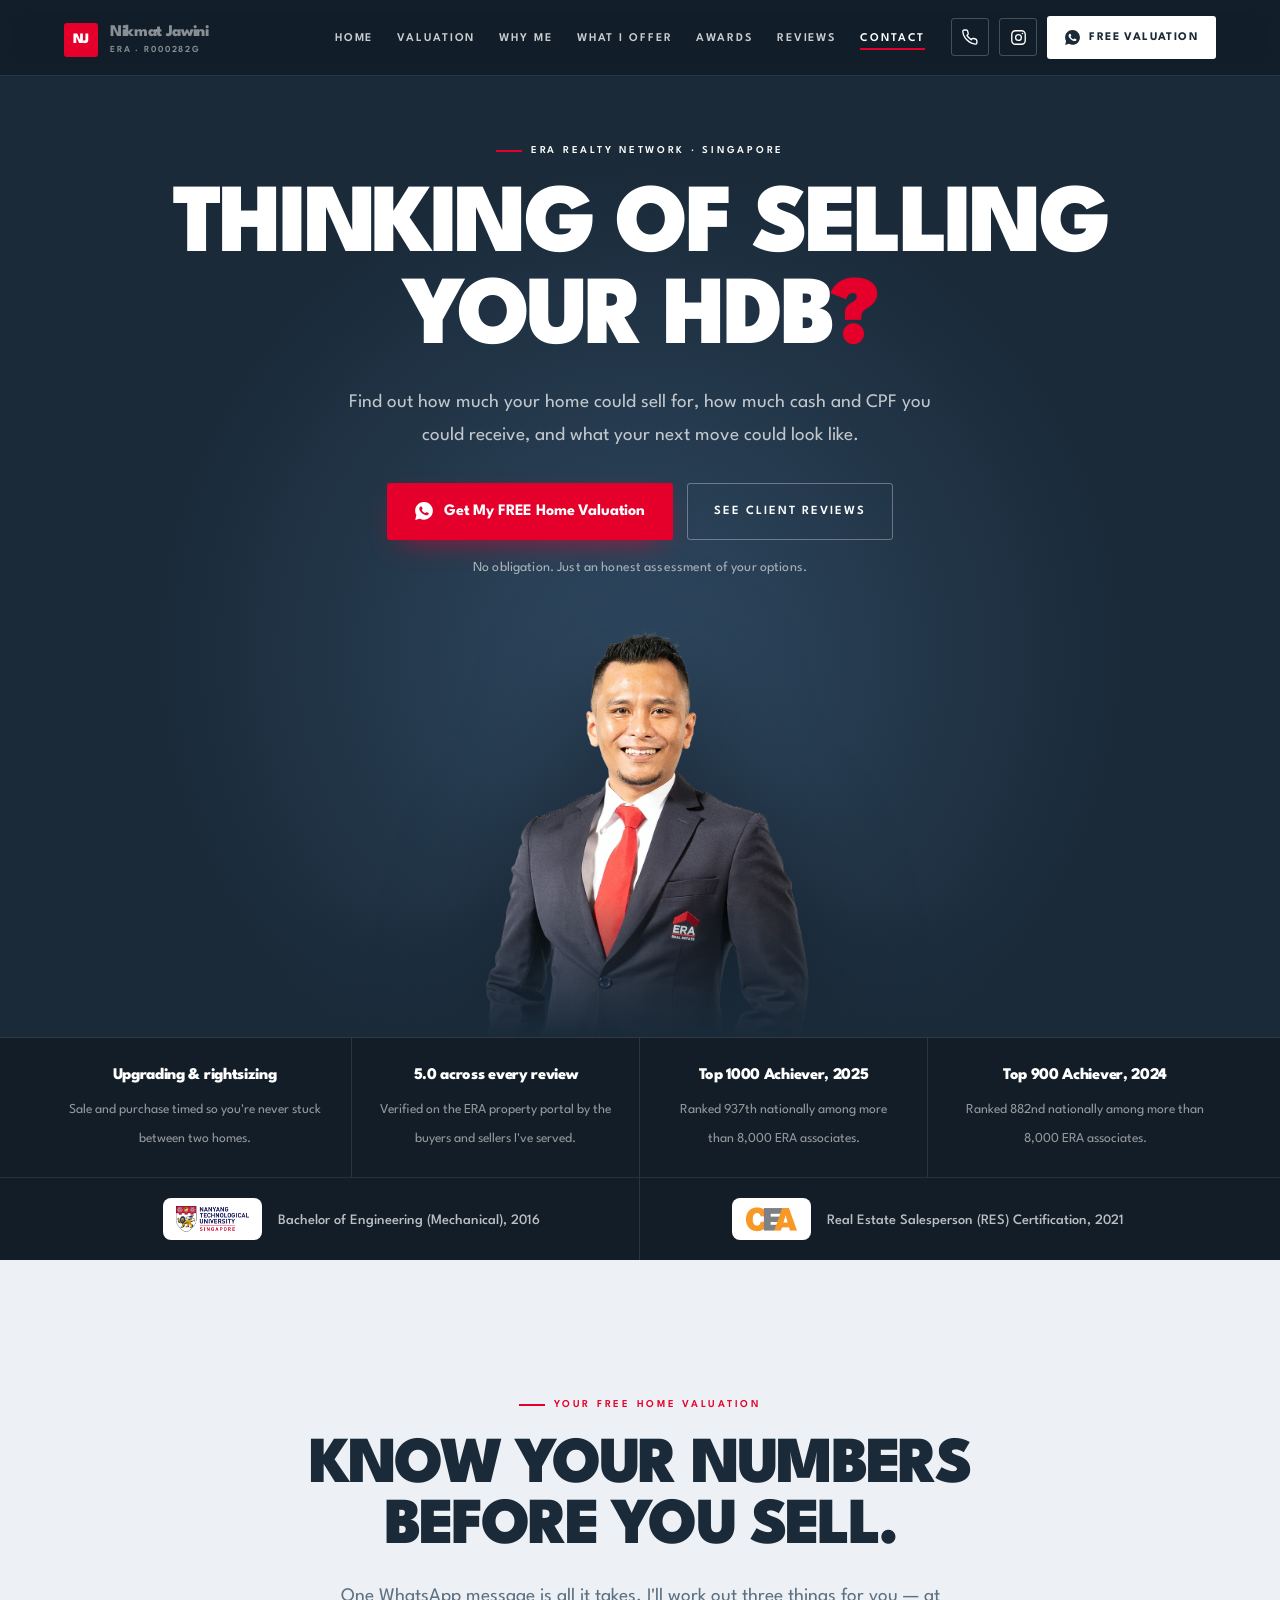
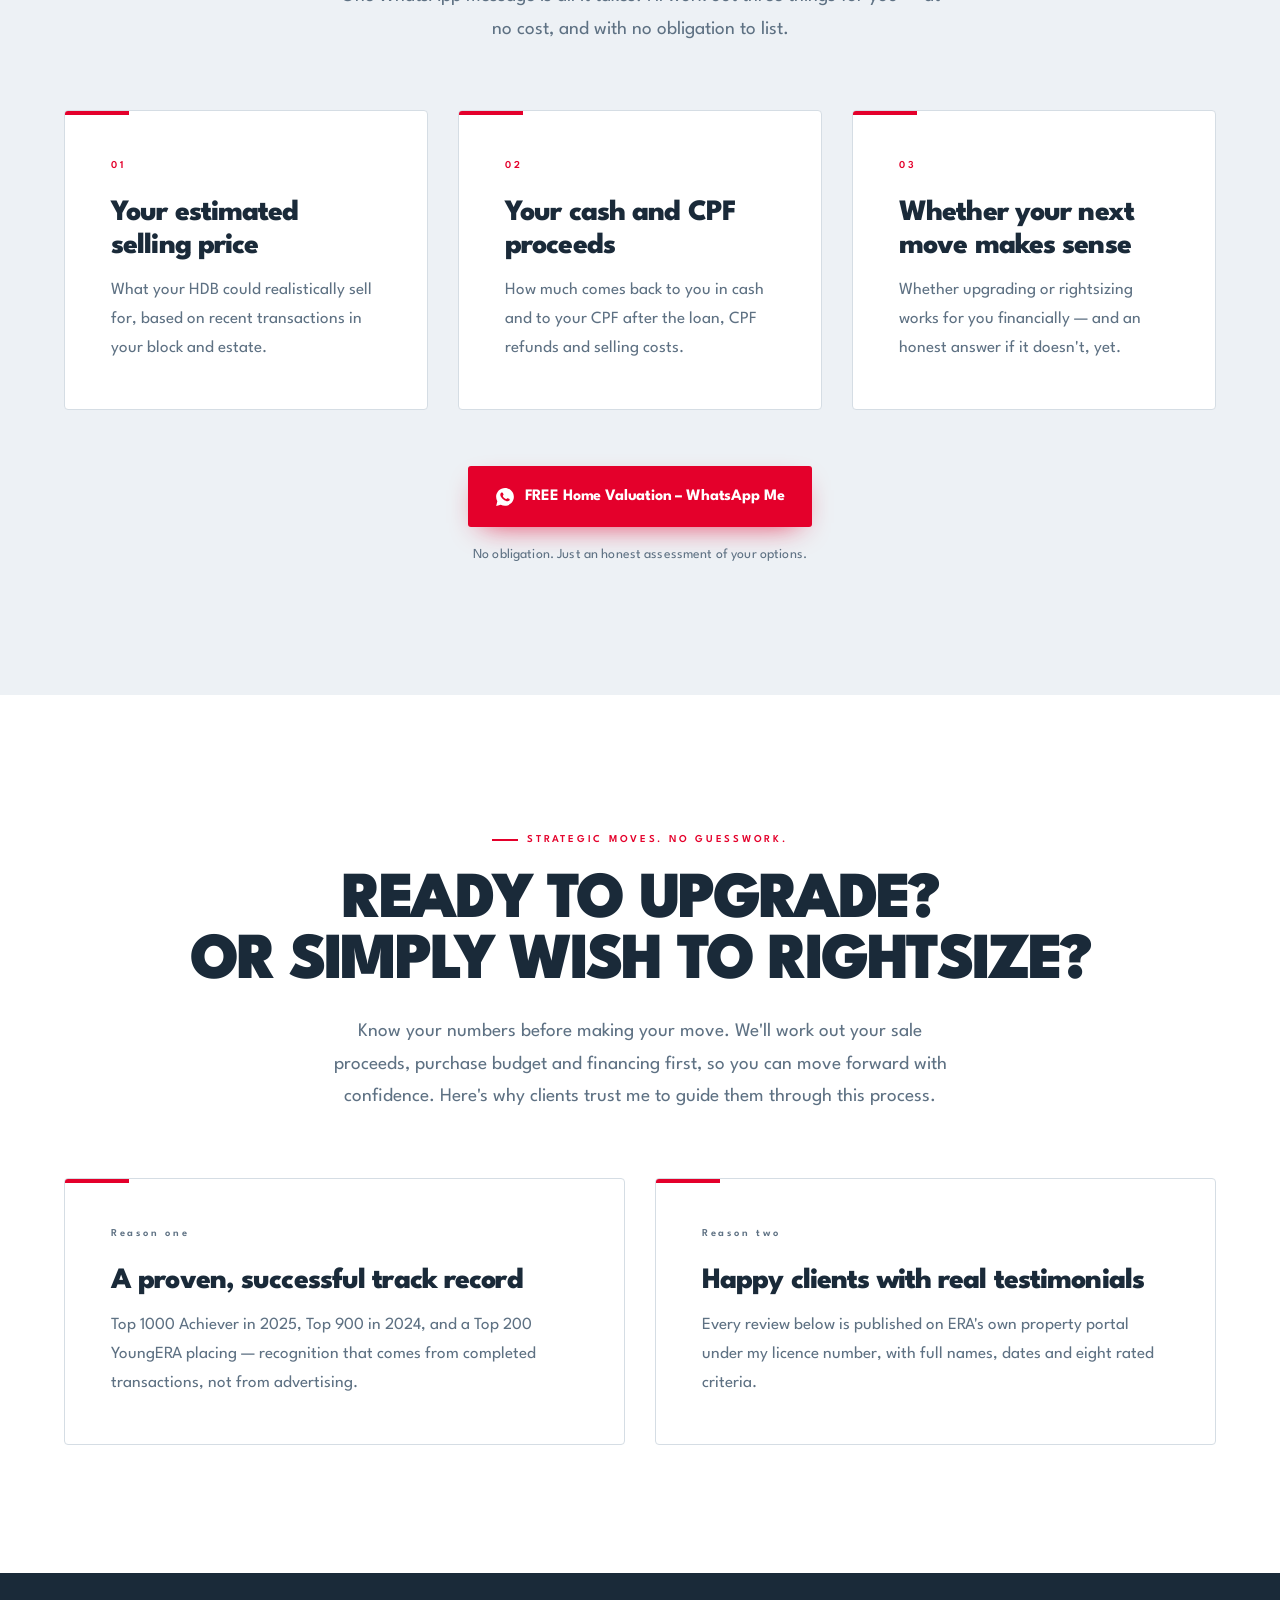
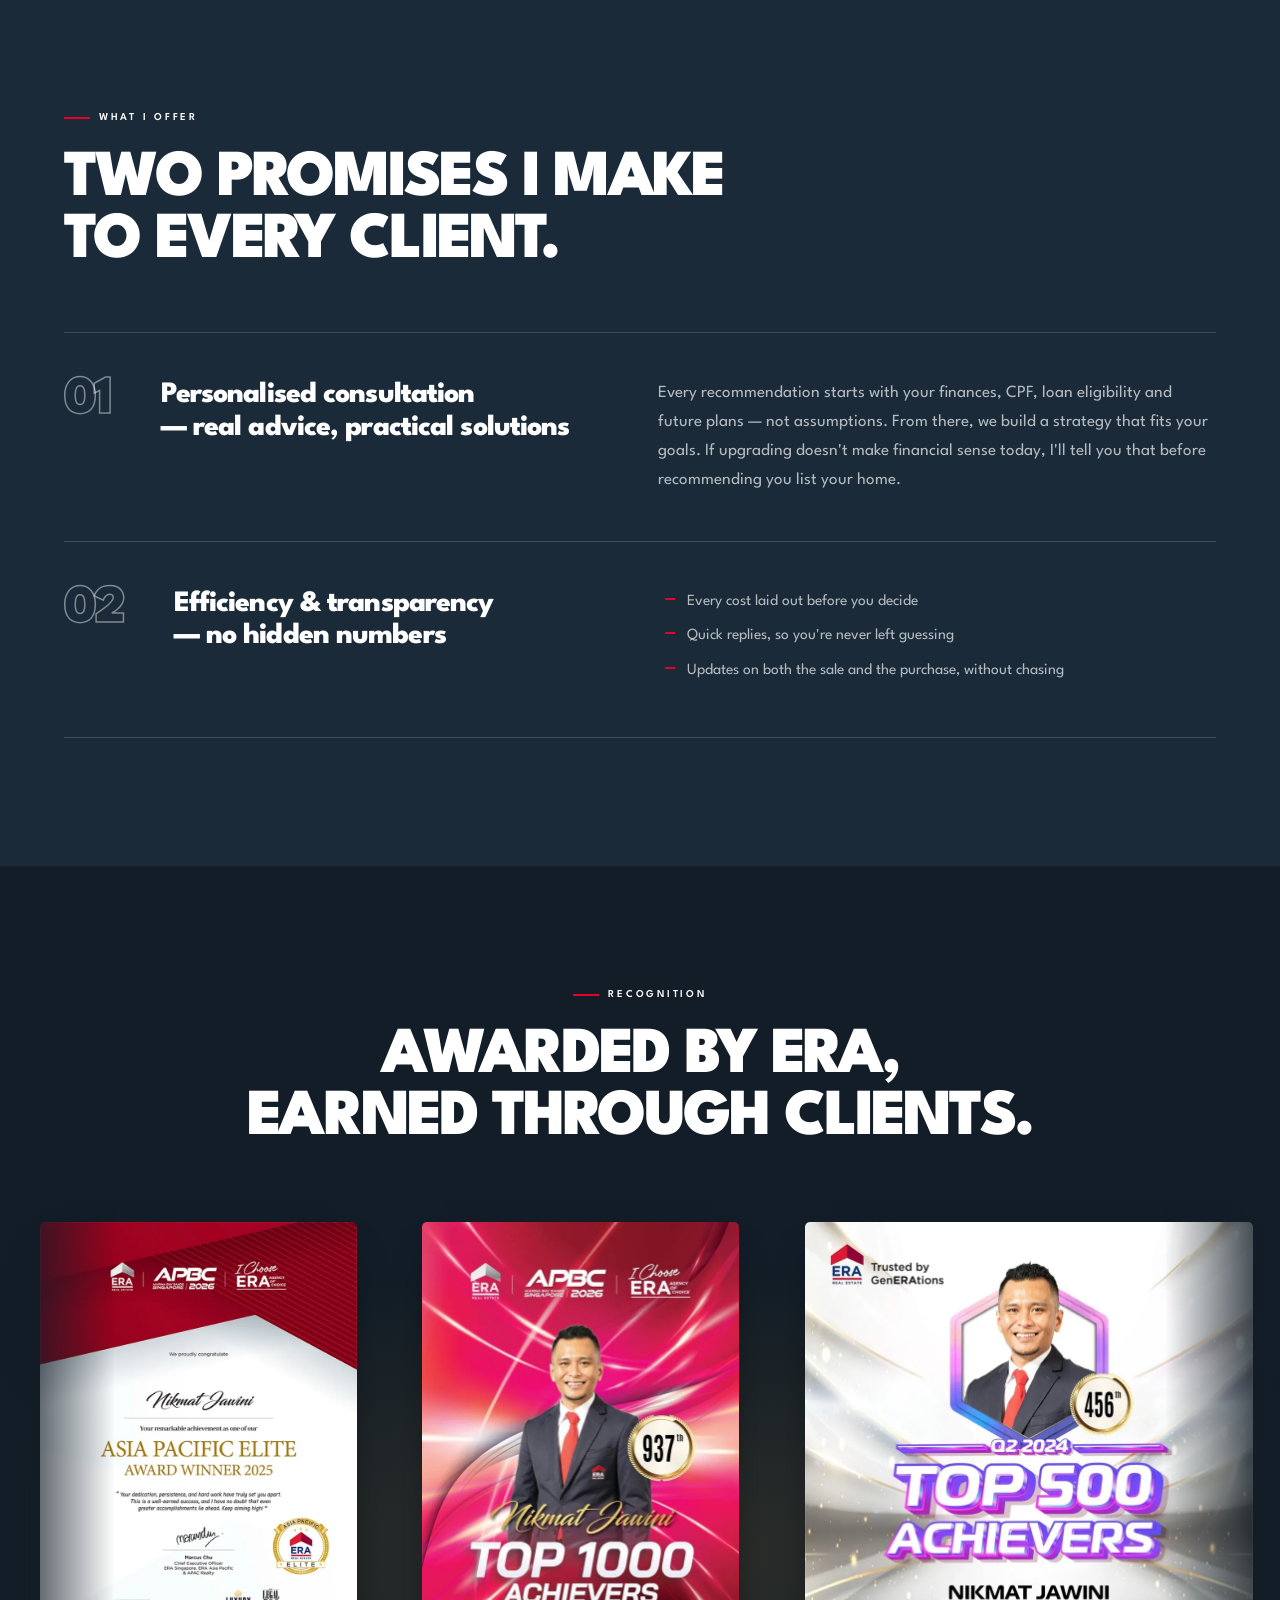
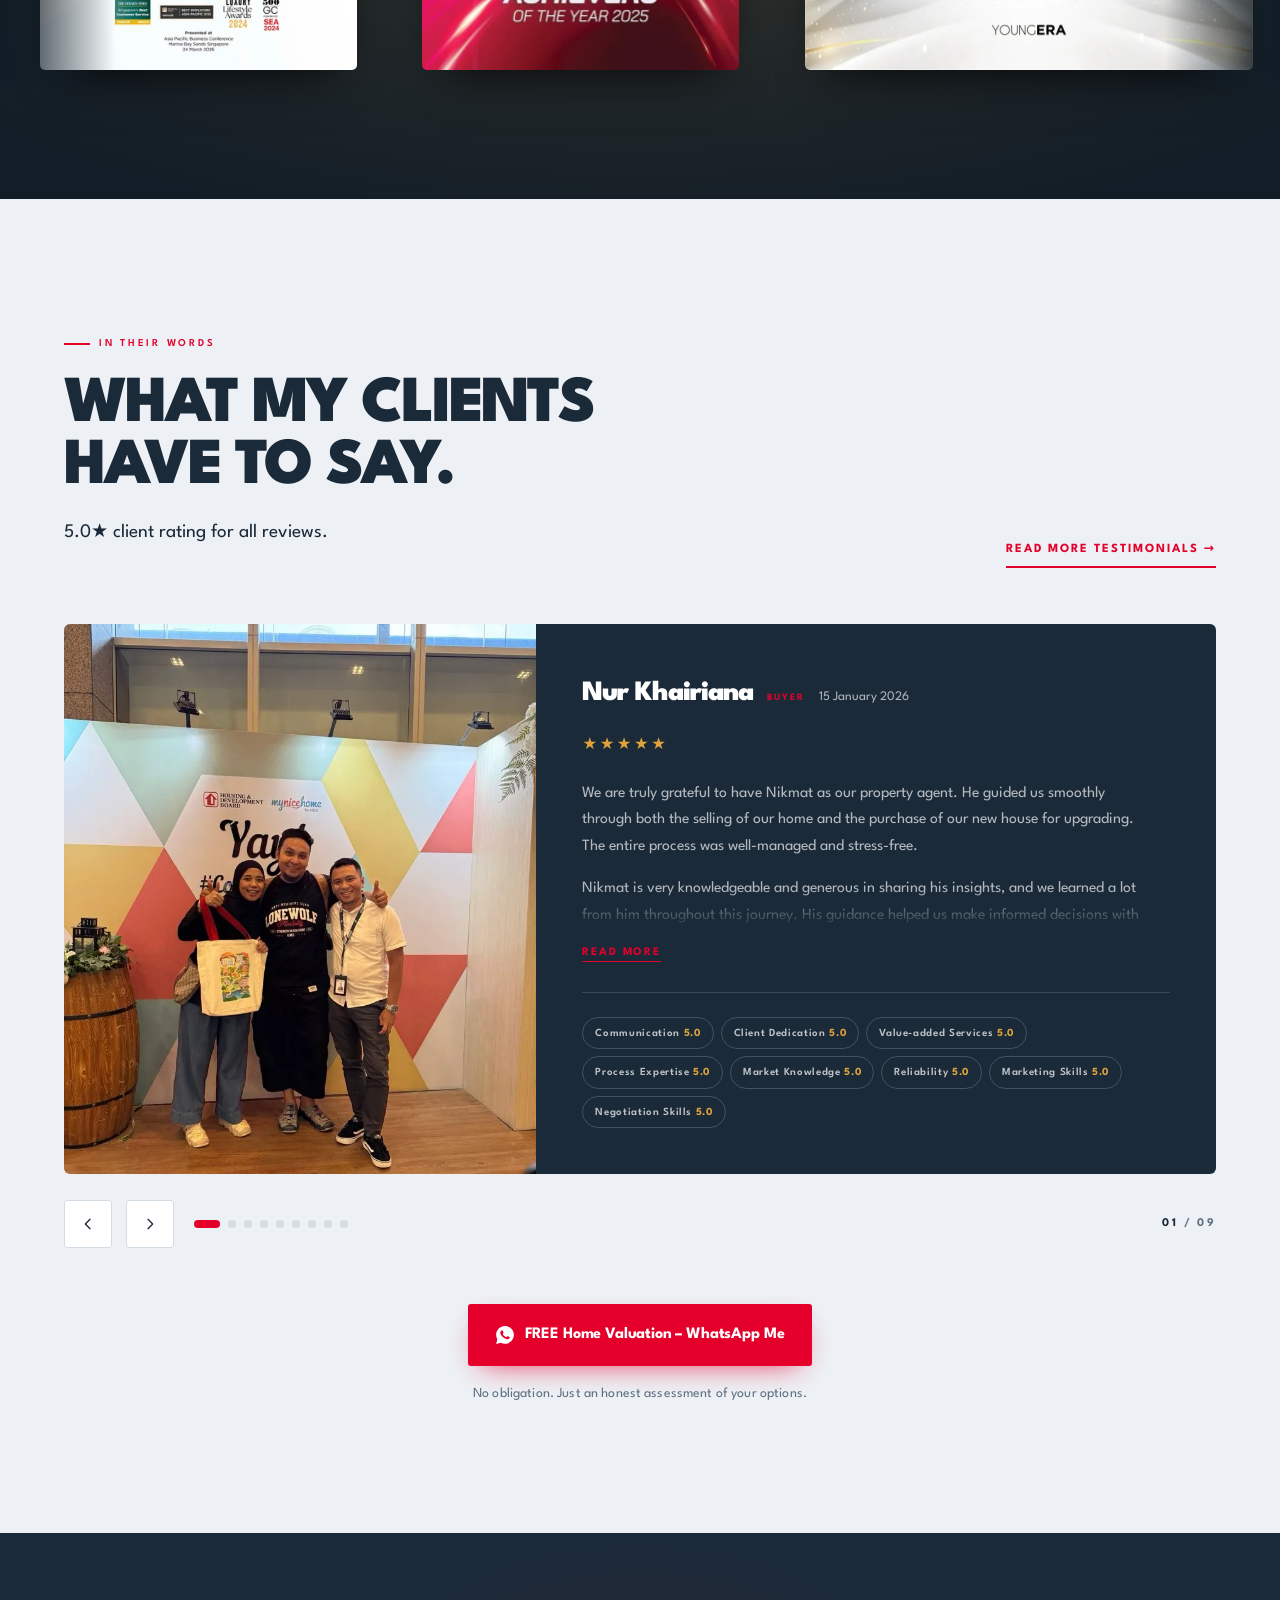
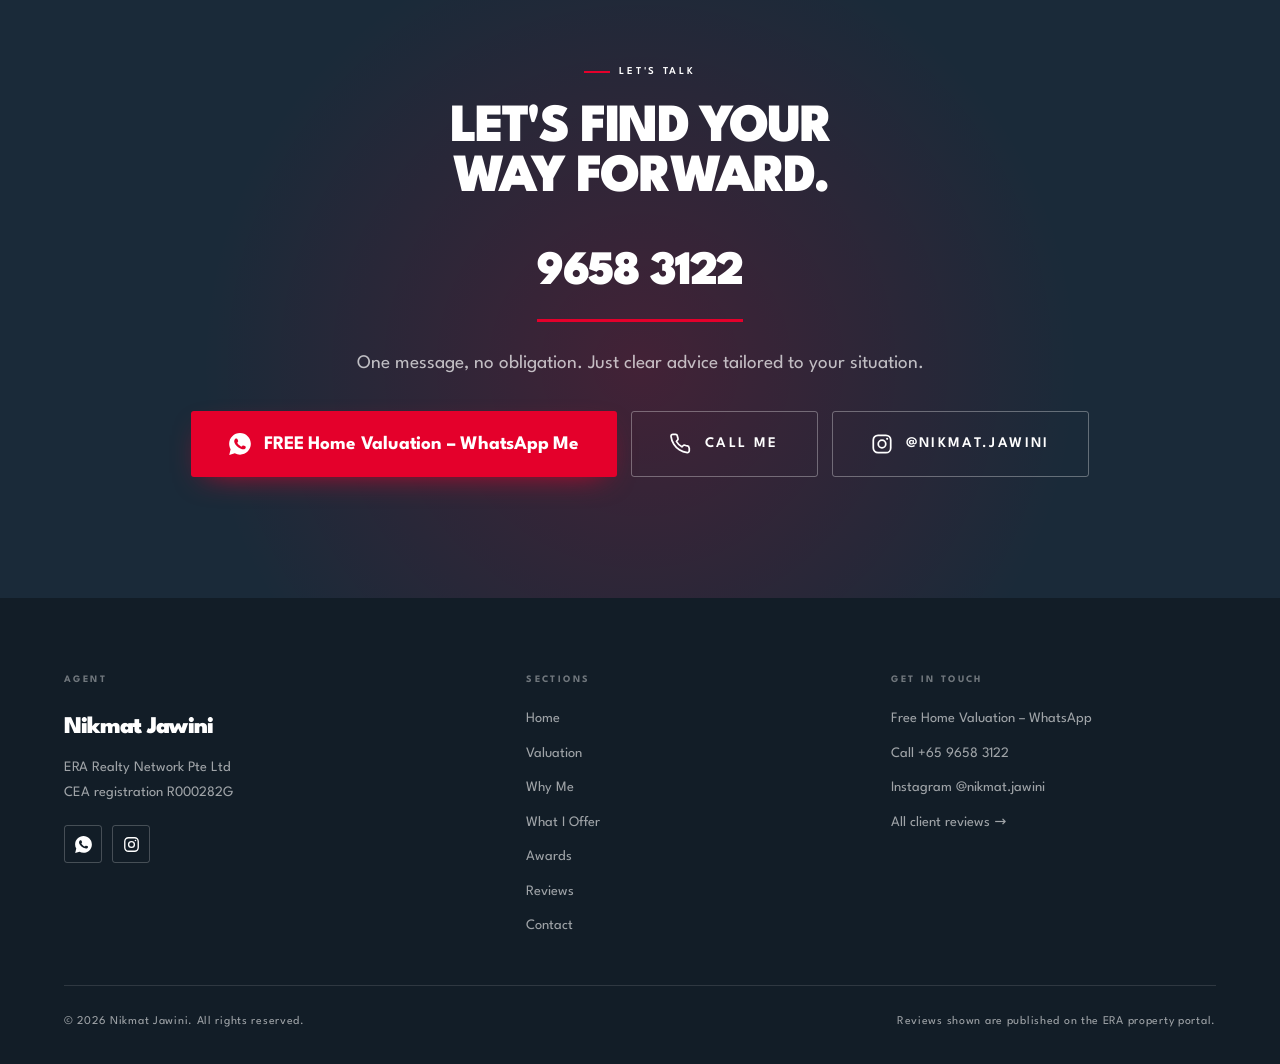
<file: index.html>
<!doctype html>
<html lang="en">
  <head>
    <meta charset="utf-8" />
    <meta name="viewport" content="width=device-width, initial-scale=1" />
    <!-- Google tag (gtag.js) -->
    <script
      async
      src="https://www.googletagmanager.com/gtag/js?id=G-FJHPLZ3CSM"
    ></script>
    <script>
      window.dataLayer = window.dataLayer || [];
      function gtag() {
        dataLayer.push(arguments);
      }
      gtag("js", new Date());
      gtag("config", "G-FJHPLZ3CSM");
    </script>
    <!-- TikTok Pixel Code Start -->
    <script>
      !function (w, d, t) {
        w.TiktokAnalyticsObject=t;var ttq=w[t]=w[t]||[];ttq.methods=["page","track","identify","instances","debug","on","off","once","ready","alias","group","enableCookie","disableCookie","holdConsent","revokeConsent","grantConsent"],ttq.setAndDefer=function(t,e){t[e]=function(){t.push([e].concat(Array.prototype.slice.call(arguments,0)))}};for(var i=0;i<ttq.methods.length;i++)ttq.setAndDefer(ttq,ttq.methods[i]);ttq.instance=function(t){for(
var e=ttq._i[t]||[],n=0;n<ttq.methods.length;n++)ttq.setAndDefer(e,ttq.methods[n]);return e},ttq.load=function(e,n){var r="https://analytics.tiktok.com/i18n/pixel/events.js",o=n&&n.partner;ttq._i=ttq._i||{},ttq._i[e]=[],ttq._i[e]._u=r,ttq._t=ttq._t||{},ttq._t[e]=+new Date,ttq._o=ttq._o||{},ttq._o[e]=n||{};n=document.createElement("script")
;n.type="text/javascript",n.async=!0,n.src=r+"?sdkid="+e+"&lib="+t;e=document.getElementsByTagName("script")[0];e.parentNode.insertBefore(n,e)};

        ttq.load('DBS7QL3C77UEEP3E2UH0');
        ttq.page();
      }(window, document, 'ttq');
    </script>
    <!-- TikTok Pixel Code End -->
    <title>Nikmat Jawini — Free HDB Home Valuation | ERA Singapore</title>
    <meta
      name="description"
      content="Thinking of selling your HDB? Get a free home valuation from Nikmat Jawini, ERA Realty Network: your likely selling price, cash and CPF proceeds, and whether upgrading or rightsizing makes sense. 5.0-rated by every client."
    />
    <link rel="canonical" href="https://nikmatjawini.com/" />
    <meta property="og:type" content="website" />
    <meta property="og:url" content="https://nikmatjawini.com/" />
    <meta
      property="og:site_name"
      content="Nikmat Jawini · ERA Realty Network"
    />
    <meta
      property="og:title"
      content="Nikmat Jawini — Free HDB Home Valuation | ERA Singapore"
    />
    <meta
      property="og:description"
      content="Thinking of selling your HDB? Get a free home valuation from Nikmat Jawini, ERA Realty Network: your likely selling price, cash and CPF proceeds, and whether upgrading or rightsizing makes sense. 5.0-rated by every client."
    />
    <meta
      property="og:image"
      content="https://nikmatjawini.com/assets/ograph/ograph.png?v=2"
    />
    <meta property="og:image:width" content="1200" />
    <meta property="og:image:height" content="630" />
    <meta name="twitter:card" content="summary_large_image" />
    <meta
      name="twitter:title"
      content="Nikmat Jawini — Free HDB Home Valuation | ERA Singapore"
    />
    <meta
      name="twitter:description"
      content="Thinking of selling your HDB? Get a free home valuation from Nikmat Jawini, ERA Realty Network: your likely selling price, cash and CPF proceeds, and whether upgrading or rightsizing makes sense. 5.0-rated by every client."
    />
    <meta
      name="twitter:image"
      content="https://nikmatjawini.com/assets/ograph/ograph.png?v=2"
    />
    <link rel="icon" href="/favicon.ico" sizes="48x48" />
    <link rel="icon" href="/favicon.svg" type="image/svg+xml" />
    <link rel="apple-touch-icon" href="/apple-touch-icon.png" />
    <script type="application/ld+json">
      {
        "@context": "https://schema.org",
        "@graph": [
          {
            "@type": "RealEstateAgent",
            "@id": "https://nikmatjawini.com/#agent",
            "name": "Nikmat Jawini",
            "description": "Singapore property agent with ERA Realty Network. Helps clients buy, sell, upgrade or rightsize HDB, EC and condo homes, with sale proceeds, budget and financing worked out upfront.",
            "url": "https://nikmatjawini.com/",
            "image": "https://nikmatjawini.com/assets/nikmat_2.webp",
            "logo": "https://nikmatjawini.com/apple-touch-icon.png",
            "telephone": "+6596583122",
            "areaServed": { "@type": "Country", "name": "Singapore" },
            "parentOrganization": {
              "@type": "Organization",
              "name": "ERA Realty Network Pte Ltd"
            },
            "employee": { "@id": "https://nikmatjawini.com/#person" },
            "sameAs": [
              "https://www.instagram.com/nikmat.jawini/",
              "https://propertyportal.era.com.sg/agent/detail/R000282G"
            ]
          },
          {
            "@type": "Person",
            "@id": "https://nikmatjawini.com/#person",
            "name": "Nikmat Jawini",
            "jobTitle": "Real Estate Salesperson",
            "url": "https://nikmatjawini.com/",
            "image": "https://nikmatjawini.com/assets/nikmat_2.webp",
            "telephone": "+6596583122",
            "worksFor": {
              "@type": "Organization",
              "name": "ERA Realty Network Pte Ltd"
            },
            "identifier": {
              "@type": "PropertyValue",
              "propertyID": "CEA Registration Number",
              "value": "R000282G"
            },
            "alumniOf": {
              "@type": "CollegeOrUniversity",
              "name": "Nanyang Technological University"
            },
            "sameAs": [
              "https://www.instagram.com/nikmat.jawini/",
              "https://propertyportal.era.com.sg/agent/detail/R000282G"
            ]
          },
          {
            "@type": "WebSite",
            "@id": "https://nikmatjawini.com/#website",
            "url": "https://nikmatjawini.com/",
            "name": "Nikmat Jawini",
            "publisher": { "@id": "https://nikmatjawini.com/#agent" }
          }
        ]
      }
    </script>
    <link rel="preconnect" href="https://fonts.googleapis.com" />
    <link rel="preconnect" href="https://fonts.gstatic.com" crossorigin />
    <link
      href="https://fonts.googleapis.com/css2?family=League+Spartan:wght@300;400;500;600;700;800;900&display=swap"
      rel="stylesheet"
    />
    <link rel="stylesheet" href="style.css?v=9" />
  </head>
  <body>
    <!-- ============ FIXED NAV ============ -->
    <header class="nav">
      <div class="nav-in">
        <a class="brand" href="#top">
          <span class="mark">NJ</span>
          <span class="txt"
            ><b>Nikmat Jawini</b><span>ERA · R000282G</span></span
          >
        </a>
        <button
          class="burger"
          aria-label="Open menu"
          aria-expanded="false"
          aria-controls="menu"
        >
          <i></i><i></i><i></i>
        </button>
        <ul class="nav-links" id="menu">
          <li><a href="#top">Home</a></li>
          <li><a href="#valuation">Valuation</a></li>
          <li><a href="#why">Why Me</a></li>
          <li><a href="#offer">What I Offer</a></li>
          <li><a href="#awards">Awards</a></li>
          <li><a href="#reviews">Reviews</a></li>
          <li><a href="#contact">Contact</a></li>
        </ul>
        <div class="nav-social">
          <a class="icon-btn" href="tel:+6596583122" aria-label="Call 9658 3122"
            ><svg
              viewBox="0 0 24 24"
              fill="none"
              stroke="currentColor"
              stroke-width="1.9"
              stroke-linecap="round"
              stroke-linejoin="round"
              aria-hidden="true"
            >
              <path
                d="M21 16.4v2.9a2 2 0 0 1-2.2 2 19.8 19.8 0 0 1-8.6-3.1 19.5 19.5 0 0 1-6-6A19.8 19.8 0 0 1 1.1 3.6 2 2 0 0 1 3.1 1.4H6a2 2 0 0 1 2 1.7c.1.9.4 1.8.7 2.7a2 2 0 0 1-.5 2.1L7 9.1a16 16 0 0 0 6 6l1.2-1.2a2 2 0 0 1 2.1-.5c.9.3 1.8.6 2.7.7a2 2 0 0 1 1.7 2z"
              /></svg
          ></a>
          <a
            class="icon-btn"
            href="https://www.instagram.com/nikmat.jawini/"
            target="_blank"
            rel="noopener"
            aria-label="Instagram"
            ><svg
              viewBox="0 0 24 24"
              fill="none"
              stroke="currentColor"
              stroke-width="1.9"
              stroke-linecap="round"
              stroke-linejoin="round"
              aria-hidden="true"
            >
              <rect x="2.5" y="2.5" width="19" height="19" rx="5.2" />
              <circle cx="12" cy="12" r="4.1" />
              <circle
                cx="17.6"
                cy="6.4"
                r="1.15"
                fill="currentColor"
                stroke="none"
              /></svg
          ></a>
          <a
            class="wa-btn"
            href="https://wa.me/6596583122?text=Hi%20Nikmat%2C%20I%20came%20across%20your%20TikTok%20advertisement%20and%20would%20like%20to%20find%20out%20how%20much%20my%20property%20could%20potentially%20sell%20for."
            target="_blank"
            rel="noopener"
            ><svg viewBox="0 0 69 70" fill="currentColor" aria-hidden="true">
              <path
                d="M17.879 64.7305C22.9571 67.5313 28.68 69 34.5 69C53.52 69 69 53.52 69 34.5C69 15.48 53.52 0 34.5 0C15.48 0 0 15.48 0 34.5C0 40.6094 1.6094 46.59 4.6797 51.852L0.2891 69.903L17.879 64.7305ZM19.711 18.3785C20.4415 17.7066 21.3907 17.3473 22.3829 17.3473H23.4337C24.8243 17.3473 26.0626 18.2184 26.5353 19.5192L28.6837 25.4411C28.8829 25.9997 28.7853 26.6208 28.4142 27.0895L26.715 29.2106C26.0431 30.0387 25.8634 31.1715 26.254 32.1598C28.3126 37.3395 34.4337 40.9801 37.633 42.5818C38.7932 43.1599 40.1838 42.9412 41.1018 42.031L42.9807 40.1521C43.4299 39.7029 44.1018 39.5427 44.7112 39.7302L50.4104 41.5505C51.7815 41.992 52.7112 43.2614 52.7112 44.6989V46.1481C52.7112 47.2067 52.2893 48.2262 51.5393 48.9762C45.9885 54.4567 36.7773 50.4371 30.8093 46.777C26.5085 44.1364 22.7585 40.6676 19.9693 36.457C13.2193 26.269 17.3204 20.5585 19.711 18.3785Z"
              /></svg
            ><span>Free Valuation</span></a
          >
        </div>
      </div>
    </header>

    <main id="top">
      <!-- ============ HERO ============ -->
      <section class="hero">
        <div class="wrap hero-in">
          <p class="kicker" style="color: #fff">
            ERA Realty Network · Singapore
          </p>
          <h1>
            <span class="ln">Thinking of selling</span
            ><span class="ln">your HDB<span class="red">?</span></span>
          </h1>
          <p class="lede center">
            Find out how much your home could sell for, how much cash and CPF
            you could receive, and what your next move could look like.
          </p>
          <div class="hero-cta">
            <a
              class="btn-red"
              href="https://wa.me/6596583122?text=Hi%20Nikmat%2C%20I%20came%20across%20your%20TikTok%20advertisement%20and%20would%20like%20to%20find%20out%20how%20much%20my%20property%20could%20potentially%20sell%20for."
              target="_blank"
              rel="noopener"
              ><svg viewBox="0 0 69 70" fill="currentColor" aria-hidden="true">
                <path
                  d="M17.879 64.7305C22.9571 67.5313 28.68 69 34.5 69C53.52 69 69 53.52 69 34.5C69 15.48 53.52 0 34.5 0C15.48 0 0 15.48 0 34.5C0 40.6094 1.6094 46.59 4.6797 51.852L0.2891 69.903L17.879 64.7305ZM19.711 18.3785C20.4415 17.7066 21.3907 17.3473 22.3829 17.3473H23.4337C24.8243 17.3473 26.0626 18.2184 26.5353 19.5192L28.6837 25.4411C28.8829 25.9997 28.7853 26.6208 28.4142 27.0895L26.715 29.2106C26.0431 30.0387 25.8634 31.1715 26.254 32.1598C28.3126 37.3395 34.4337 40.9801 37.633 42.5818C38.7932 43.1599 40.1838 42.9412 41.1018 42.031L42.9807 40.1521C43.4299 39.7029 44.1018 39.5427 44.7112 39.7302L50.4104 41.5505C51.7815 41.992 52.7112 43.2614 52.7112 44.6989V46.1481C52.7112 47.2067 52.2893 48.2262 51.5393 48.9762C45.9885 54.4567 36.7773 50.4371 30.8093 46.777C26.5085 44.1364 22.7585 40.6676 19.9693 36.457C13.2193 26.269 17.3204 20.5585 19.711 18.3785Z"
                />
              </svg>
              <span>Get My FREE Home Valuation</span></a
            >
            <a class="btn-line" href="#reviews">See client reviews</a>
          </div>
          <p class="cta-note">
            No obligation. Just an honest assessment of your options.
          </p>
        </div>
        <figure class="hero-figure">
          <img
            src="assets/nikmat_2.webp"
            width="1000"
            height="1117"
            fetchpriority="high"
            alt="Nikmat Jawini, ERA real estate agent"
          />
        </figure>
        <div class="hero-strip">
          <div class="wrap">
            <div class="hs">
              <b>Upgrading &amp; rightsizing</b
              ><span
                >Sale and purchase timed so you're never stuck between two
                homes.</span
              >
            </div>
            <div class="hs">
              <b>5.0 across every review</b
              ><span
                >Verified on the ERA property portal by the buyers and sellers
                I've served.</span
              >
            </div>
            <div class="hs">
              <b>Top 1000 Achiever, 2025</b
              ><span
                >Ranked 937th nationally among more than 8,000 ERA
                associates.</span
              >
            </div>
            <div class="hs">
              <b>Top 900 Achiever, 2024</b
              ><span
                >Ranked 882nd nationally among more than 8,000 ERA
                associates.</span
              >
            </div>
          </div>
        </div>
        <div class="qual-strip">
          <div class="wrap">
            <div class="qual">
              <span class="qual-logo"
                ><img
                  src="assets/logo/ntu.webp"
                  width="290"
                  height="104"
                  alt="Nanyang Technological University"
                  loading="lazy" /></span
              ><span class="qual-txt"
                >Bachelor of Engineering (Mechanical), 2016</span
              >
            </div>
            <div class="qual">
              <span class="qual-logo"
                ><img
                  src="assets/logo/cea.webp"
                  width="210"
                  height="104"
                  alt="Council for Estate Agencies"
                  loading="lazy" /></span
              ><span class="qual-txt"
                >Real Estate Salesperson (RES) Certification, 2021</span
              >
            </div>
          </div>
        </div>
      </section>

      <!-- ============ FREE VALUATION ============ -->
      <section class="sec haze" id="valuation">
        <div class="wrap">
          <div class="sec-head center rv">
            <p class="kicker">Your free home valuation</p>
            <h2>Know your numbers<br />before you sell.</h2>
            <p class="lede center">
              One WhatsApp message is all it takes. I'll work out three things
              for you — at no cost, and with no obligation to list.
            </p>
          </div>
          <div class="cards cards-3">
            <article class="card rv">
              <span class="idx">01</span>
              <h3>Your estimated selling price</h3>
              <p>
                What your HDB could realistically sell for, based on recent
                transactions in your block and estate.
              </p>
            </article>
            <article class="card rv">
              <span class="idx">02</span>
              <h3>Your cash and CPF proceeds</h3>
              <p>
                How much comes back to you in cash and to your CPF after the
                loan, CPF refunds and selling costs.
              </p>
            </article>
            <article class="card rv">
              <span class="idx">03</span>
              <h3>Whether your next move makes sense</h3>
              <p>
                Whether upgrading or rightsizing works for you financially —
                and an honest answer if it doesn't, yet.
              </p>
            </article>
          </div>
          <div class="val-cta rv">
            <a
              class="btn-red"
              href="https://wa.me/6596583122?text=Hi%20Nikmat%2C%20I%20came%20across%20your%20TikTok%20advertisement%20and%20would%20like%20to%20find%20out%20how%20much%20my%20property%20could%20potentially%20sell%20for."
              target="_blank"
              rel="noopener"
              ><svg viewBox="0 0 69 70" fill="currentColor" aria-hidden="true">
                <path
                  d="M17.879 64.7305C22.9571 67.5313 28.68 69 34.5 69C53.52 69 69 53.52 69 34.5C69 15.48 53.52 0 34.5 0C15.48 0 0 15.48 0 34.5C0 40.6094 1.6094 46.59 4.6797 51.852L0.2891 69.903L17.879 64.7305ZM19.711 18.3785C20.4415 17.7066 21.3907 17.3473 22.3829 17.3473H23.4337C24.8243 17.3473 26.0626 18.2184 26.5353 19.5192L28.6837 25.4411C28.8829 25.9997 28.7853 26.6208 28.4142 27.0895L26.715 29.2106C26.0431 30.0387 25.8634 31.1715 26.254 32.1598C28.3126 37.3395 34.4337 40.9801 37.633 42.5818C38.7932 43.1599 40.1838 42.9412 41.1018 42.031L42.9807 40.1521C43.4299 39.7029 44.1018 39.5427 44.7112 39.7302L50.4104 41.5505C51.7815 41.992 52.7112 43.2614 52.7112 44.6989V46.1481C52.7112 47.2067 52.2893 48.2262 51.5393 48.9762C45.9885 54.4567 36.7773 50.4371 30.8093 46.777C26.5085 44.1364 22.7585 40.6676 19.9693 36.457C13.2193 26.269 17.3204 20.5585 19.711 18.3785Z"
                />
              </svg>
              <span>FREE Home Valuation – WhatsApp Me</span></a
            >
            <p class="cta-note">
              No obligation. Just an honest assessment of your options.
            </p>
          </div>
        </div>
      </section>

      <!-- ============ WHY ME ============ -->
      <section class="sec" id="why">
        <div class="wrap">
          <div class="sec-head center rv">
            <p class="kicker">Strategic moves. No guesswork.</p>
            <h2>Ready to upgrade?<br />Or simply wish to rightsize?</h2>
            <p class="lede center" style="margin-top: 22px">
              Know your numbers before making your move. We'll work out your
              sale proceeds, purchase budget and financing first, so you can
              move forward with confidence. Here's why clients trust me to guide
              them through this process.
            </p>
          </div>
          <div class="cards">
            <article class="card rv">
              <span class="idx">Reason one</span>
              <h3>A proven, successful track record</h3>
              <p>
                Top 1000 Achiever in 2025, Top 900 in 2024, and a Top 200
                YoungERA placing — recognition that comes from completed
                transactions, not from advertising.
              </p>
            </article>
            <article class="card rv">
              <span class="idx">Reason two</span>
              <h3>Happy clients with real testimonials</h3>
              <p>
                Every review below is published on ERA's own property portal
                under my licence number, with full names, dates and eight rated
                criteria.
              </p>
            </article>
          </div>
        </div>
      </section>

      <!-- ============ WHAT I OFFER ============ -->
      <section class="sec on-dark" id="offer">
        <div class="wrap">
          <div class="sec-head rv">
            <p class="kicker">What I offer</p>
            <h2>
              Two promises<br class="mb" />
              I make<br />
              to every client.
            </h2>
          </div>
          <div class="rows">
            <div class="row rv">
              <span class="n">01</span>
              <h3>
                Personalised consultation<br />— real advice, practical
                solutions
              </h3>
              <p>
                Every recommendation starts with your finances, CPF, loan
                eligibility and future plans — not assumptions. From there, we
                build a strategy that fits your goals. If upgrading doesn't make
                financial sense today, I'll tell you that before recommending
                you list your home.
              </p>
            </div>
            <div class="row rv">
              <span class="n">02</span>
              <h3>Efficiency &amp; transparency<br />— no hidden numbers</h3>
              <ul>
                <li>Every cost laid out before you decide</li>
                <li>Quick replies, so you're never left guessing</li>
                <li>
                  Updates on both the sale and the purchase, without chasing
                </li>
              </ul>
            </div>
          </div>
        </div>
      </section>

      <!-- ============ AWARDS MARQUEE ============ -->
      <section class="awards" id="awards">
        <div class="wrap">
          <div class="sec-head center rv">
            <p class="kicker" style="color: #fff">Recognition</p>
            <h2>Awarded by ERA,<br />earned through clients.</h2>
          </div>
        </div>
        <div class="marquee" aria-label="ERA achievement awards">
          <div class="marquee-track">
            <figure class="award">
              <img
                src="assets/awards/ape-elite-2025.webp"
                width="778"
                height="1100"
                alt="Asia Pacific Elite Award Winner 2025 — Nikmat Jawini"
              />
            </figure>
            <figure class="award">
              <img
                src="assets/awards/top-1000-2025.webp"
                width="636"
                height="900"
                alt="Top 1000 Achievers of the Year 2025 — 937th, Nikmat Jawini"
              />
            </figure>
            <figure class="award">
              <img
                src="assets/awards/top-500-q2-2024.webp"
                width="900"
                height="900"
                alt="Top 500 Achievers Q2 2024, YoungERA — 456th, Nikmat Jawini"
              />
            </figure>
            <figure class="award">
              <img
                src="assets/awards/top-200-youngera-2025.webp"
                width="636"
                height="900"
                alt="Top 200 YoungERA of the Year 2025 — 152nd, Nikmat Jawini"
              />
            </figure>
            <figure class="award">
              <img
                src="assets/awards/top-900-2024.webp"
                width="636"
                height="900"
                alt="Top 900 Achievers of the Year 2024 — 882nd, Nikmat Jawini"
              />
            </figure>
            <figure class="award">
              <img
                src="assets/awards/young-era-elite-q3-2024.webp"
                width="900"
                height="900"
                alt="Young ERA Elite, Q3 2024 — Nikmat Jawini"
              />
            </figure>
            <figure class="award">
              <img
                src="assets/awards/top-gun-5yr.webp"
                width="900"
                height="900"
                alt="ERA Top Gun — 5 Years long service, Nikmat Jawini"
              />
            </figure>
            <figure class="award" aria-hidden="true">
              <img
                src="assets/awards/ape-elite-2025.webp"
                width="778"
                height="1100"
                alt=""
              />
            </figure>
            <figure class="award" aria-hidden="true">
              <img
                src="assets/awards/top-1000-2025.webp"
                width="636"
                height="900"
                alt=""
              />
            </figure>
            <figure class="award" aria-hidden="true">
              <img
                src="assets/awards/top-500-q2-2024.webp"
                width="900"
                height="900"
                alt=""
              />
            </figure>
            <figure class="award" aria-hidden="true">
              <img
                src="assets/awards/top-200-youngera-2025.webp"
                width="636"
                height="900"
                alt=""
              />
            </figure>
            <figure class="award" aria-hidden="true">
              <img
                src="assets/awards/top-900-2024.webp"
                width="636"
                height="900"
                alt=""
              />
            </figure>
            <figure class="award" aria-hidden="true">
              <img
                src="assets/awards/young-era-elite-q3-2024.webp"
                width="900"
                height="900"
                alt=""
              />
            </figure>
            <figure class="award" aria-hidden="true">
              <img
                src="assets/awards/top-gun-5yr.webp"
                width="900"
                height="900"
                alt=""
              />
            </figure>
          </div>
        </div>
      </section>

      <!-- ============ REVIEWS ============ -->
      <section class="sec haze" id="reviews">
        <div class="wrap">
          <div class="rev-top rv">
            <div class="sec-head">
              <p class="kicker">In their words</p>
              <h2>What my clients<br />have to say.</h2>
              <p class="lede" style="margin-top: 18px; color: var(--navy)">
                5.0★ client rating for all reviews.
              </p>
            </div>
            <a
              class="link-red"
              href="https://propertyportal.era.com.sg/agent/detail/R000282G?review=1"
              target="_blank"
              rel="noopener"
              >Read more testimonials →</a
            >
          </div>

          <div class="carousel" id="carousel">
            <div class="viewport">
            <div class="track" id="track">
              <article class="slide"><div class="slide-in">
                <figure class="shot" style="margin:0"><img src="assets/customers/khairiana.webp" alt="Nikmat Jawini with Nur Khairiana on handover day" loading="lazy" decoding="async" /><span class="stamp">Handover day</span></figure>
                <div class="rev-pad">
                  <div class="rev-meta">
                    <span class="rev-name">Nur Khairiana</span>
                    <span class="rev-role">Buyer</span>
                    <span class="rev-date">15 January 2026</span>
                  </div>
                  <div class="stars" aria-label="5 out of 5">★★★★★</div>
                  <div class="rev-body clamp">
                    <p>We are truly grateful to have Nikmat as our property agent. He guided us smoothly through both the selling of our home and the purchase of our new house for upgrading. The entire process was well-managed and stress-free.</p>
                    <p>Nikmat is very knowledgeable and generous in sharing his insights, and we learned a lot from him throughout this journey. His guidance helped us make informed decisions with confidence. Highly recommended for anyone looking for a reliable and trustworthy agent.</p>
                  </div>
                  <button class="rev-more" type="button" hidden>Read more</button>
                  <div class="pills"><span class="pill">Communication <b>5.0</b></span><span class="pill">Client Dedication <b>5.0</b></span><span class="pill">Value-added Services <b>5.0</b></span><span class="pill">Process Expertise <b>5.0</b></span><span class="pill">Market Knowledge <b>5.0</b></span><span class="pill">Reliability <b>5.0</b></span><span class="pill">Marketing Skills <b>5.0</b></span><span class="pill">Negotiation Skills <b>5.0</b></span></div>
                </div>
              </div></article>
              <article class="slide"><div class="slide-in">
                <figure class="shot" style="margin:0"><img src="assets/customers/redzuan.webp" alt="Nikmat Jawini with Mohd Redzuan Bin Jaafar on handover day" loading="lazy" decoding="async" /><span class="stamp">Handover day</span></figure>
                <div class="rev-pad">
                  <div class="rev-meta">
                    <span class="rev-name">Mohd Redzuan Bin Jaafar</span>
                    <span class="rev-role">Buyer</span>
                    <span class="rev-date">17 February 2025</span>
                  </div>
                  <div class="stars" aria-label="5 out of 5">★★★★★</div>
                  <div class="rev-body clamp">
                    <p>I had the pleasure of working with Nikmat and I can't thank him enough for his exceptional service. From the very beginning, he took the time to truly understand my situation — both physically and financially — ensuring that every option he presented aligned with my needs and comfort.</p>
                    <p>His deep knowledge of the market, combined with his patience and attentiveness, made the entire process smooth and stress-free. He not only found me and my kids a home that met my criteria but also provided invaluable advice, ensuring I made the best decision for my future. His dedication, responsiveness and professionalism exceeded my expectations, and I always felt like a priority.</p>
                    <p>If you're looking for an agent who genuinely cares about his clients and goes the extra mile, I highly recommend Nikmat. Thank you for making this experience such a positive one!</p>
                  </div>
                  <button class="rev-more" type="button" hidden>Read more</button>
                  <div class="pills"><span class="pill">Communication <b>5.0</b></span><span class="pill">Client Dedication <b>5.0</b></span><span class="pill">Value-added Services <b>5.0</b></span><span class="pill">Process Expertise <b>5.0</b></span><span class="pill">Market Knowledge <b>5.0</b></span><span class="pill">Reliability <b>5.0</b></span><span class="pill">Marketing Skills <b>5.0</b></span><span class="pill">Negotiation Skills <b>5.0</b></span></div>
                </div>
              </div></article>
              <article class="slide"><div class="slide-in">
                <figure class="shot" style="margin:0"><img src="assets/customers/adil.webp" alt="Nikmat Jawini with Mohammed Adil Aprianto on handover day" loading="lazy" decoding="async" /><span class="stamp">Handover day</span></figure>
                <div class="rev-pad">
                  <div class="rev-meta">
                    <span class="rev-name">Mohammed Adil Aprianto</span>
                    <span class="rev-role">Buyer</span>
                    <span class="rev-date">02 March 2026</span>
                  </div>
                  <div class="stars" aria-label="5 out of 5">★★★★★</div>
                  <div class="rev-body clamp">
                    <p>I would like to sincerely thank Nikmat, my ERA real estate agent, for making my property journey such a smooth and positive experience. He was recommended to me by a close friend, and I started engaging him on 23 October 2025. From the very first discussion, his explanation was clear and easy to understand.</p>
                    <p>Buying a property can be stressful, but Nikmat ensured that everything was properly explained and handled professionally. He was responsive, patient and transparent at every stage — from viewing units to handling documentation and coordinating with the necessary parties. I never felt pressured, and I always felt that my interests came first.</p>
                    <p>He also went the extra mile by explaining important aspects of property ownership beyond just the purchase itself. He shared valuable insights about long-term planning, including how property can support savings plans and retirement planning. That level of care and forward-thinking advice really impressed me.</p>
                    <p>Today, 02 March 2026, I finally received my keys after about six months of waiting since we started the process. Looking back, the six months actually felt fast because everything was handled smoothly and professionally. Without hesitation, I will recommend Nikmat to others who are looking for a trustworthy and committed real estate agent.</p>
                  </div>
                  <button class="rev-more" type="button" hidden>Read more</button>
                  <div class="pills"><span class="pill">Communication <b>5.0</b></span><span class="pill">Client Dedication <b>5.0</b></span><span class="pill">Value-added Services <b>5.0</b></span><span class="pill">Process Expertise <b>5.0</b></span><span class="pill">Market Knowledge <b>5.0</b></span><span class="pill">Reliability <b>5.0</b></span><span class="pill">Marketing Skills <b>5.0</b></span><span class="pill">Negotiation Skills <b>5.0</b></span></div>
                </div>
              </div></article>
              <article class="slide"><div class="slide-in">
                <figure class="shot" style="margin:0"><img src="assets/customers/khedir.webp" alt="Nikmat Jawini with Muhammad Khedir on handover day" loading="lazy" decoding="async" /><span class="stamp">Handover day</span></figure>
                <div class="rev-pad">
                  <div class="rev-meta">
                    <span class="rev-name">Muhammad Khedir</span>
                    <span class="rev-role">Buyer</span>
                    <span class="rev-date">06 July 2026</span>
                  </div>
                  <div class="stars" aria-label="5 out of 5">★★★★★</div>
                  <div class="rev-body clamp">
                    <p>I had a very good experience working with Nikmat from ERA. He is very proactive and always keeps me updated without fail. I never had to chase him for any information. His communication is clear, prompt and professional throughout the whole process.</p>
                    <p>What I appreciate most is that Nikmat is reliable, sincere and genuinely committed to helping his clients. He takes the initiative, explains everything patiently, and makes sure every detail is well taken care of. It really gave me peace of mind knowing he was handling everything.</p>
                    <p>Thank you, Nikmat, for your dedication and excellent service. I would highly recommend you to anyone looking for a trustworthy, responsible and dependable property agent.</p>
                  </div>
                  <button class="rev-more" type="button" hidden>Read more</button>
                  <div class="pills"><span class="pill">Communication <b>5.0</b></span><span class="pill">Client Dedication <b>5.0</b></span><span class="pill">Value-added Services <b>5.0</b></span><span class="pill">Process Expertise <b>5.0</b></span><span class="pill">Market Knowledge <b>5.0</b></span><span class="pill">Reliability <b>5.0</b></span><span class="pill">Marketing Skills <b>5.0</b></span><span class="pill">Negotiation Skills <b>5.0</b></span></div>
                </div>
              </div></article>
              <article class="slide"><div class="slide-in">
                <figure class="shot" style="margin:0"><img src="assets/customers/rajan.webp" alt="Nikmat Jawini with Rajan Giin Jyh on handover day" loading="lazy" decoding="async" /><span class="stamp">Handover day</span></figure>
                <div class="rev-pad">
                  <div class="rev-meta">
                    <span class="rev-name">Rajan Giin Jyh</span>
                    <span class="rev-role">Buyer</span>
                    <span class="rev-date">07 June 2025</span>
                  </div>
                  <div class="stars" aria-label="5 out of 5">★★★★★</div>
                  <div class="rev-body clamp">
                    <p>News headline — 10 stars rating!! His knowledge, his transparency, and he responds fast as thunder. I had an amazing journey from the viewing request all the way to handover. Nikmat is always ahead of every detail, and that is what made engaging him so satisfying.</p>
                    <p>He shares all the useful information openly over social media, which helped me get up to speed with everything I needed as a kick start. People these days say don't trust what you see on social media — so I decided to meet Nikmat in person, and what he shares online is exactly what you get in the live meeting. Trustworthy, superb agent — 10 stars.</p>
                  </div>
                  <button class="rev-more" type="button" hidden>Read more</button>
                  <div class="pills"><span class="pill">Communication <b>5.0</b></span><span class="pill">Client Dedication <b>5.0</b></span><span class="pill">Value-added Services <b>5.0</b></span><span class="pill">Process Expertise <b>5.0</b></span><span class="pill">Market Knowledge <b>5.0</b></span><span class="pill">Reliability <b>5.0</b></span><span class="pill">Marketing Skills <b>5.0</b></span><span class="pill">Negotiation Skills <b>5.0</b></span></div>
                </div>
              </div></article>
              <article class="slide"><div class="slide-in">
                <figure class="shot" style="margin:0"><img src="assets/customers/bella.webp" alt="Nikmat Jawini with Bella Ariffin on handover day" loading="lazy" decoding="async" /><span class="stamp">Handover day</span></figure>
                <div class="rev-pad">
                  <div class="rev-meta">
                    <span class="rev-name">Bella Ariffin</span>
                    <span class="rev-role">Buyer</span>
                    <span class="rev-date">03 March 2025</span>
                  </div>
                  <div class="stars" aria-label="5 out of 5">★★★★★</div>
                  <div class="rev-body clamp">
                    <p>We are incredibly grateful to Nikmat for helping us upgrade from our 4-room BTO to a 5-room EA. From the very beginning, he has been nothing short of exceptional — accommodating, patient, and always willing to go the extra mile to ensure we had a smooth and stress-free experience.</p>
                    <p>Nikmat took the time to explain every step of the buying and selling process clearly, ensuring we understood the complexities of the property market in Singapore. His honesty and transparency were truly refreshing, and it gave us confidence in making informed decisions without any pressure.</p>
                    <p>What makes Nikmat stand out even more is his warmth and authenticity. He didn't just help us buy and sell a house — he made the entire journey feel personal and meaningful. More than just a real estate agent, he has become a trusted friend, someone we know we can always count on for guidance and support.</p>
                    <p>If you're looking for a real estate agent who is professional, knowledgeable and genuinely cares about your needs, we cannot recommend Nikmat enough. Thank you, Nikmat, for your dedication, hard work, and for making this such a smooth and rewarding experience for us!</p>
                  </div>
                  <button class="rev-more" type="button" hidden>Read more</button>
                  <div class="pills"><span class="pill">Communication <b>5.0</b></span><span class="pill">Client Dedication <b>5.0</b></span><span class="pill">Value-added Services <b>5.0</b></span><span class="pill">Process Expertise <b>5.0</b></span><span class="pill">Market Knowledge <b>5.0</b></span><span class="pill">Reliability <b>5.0</b></span><span class="pill">Marketing Skills <b>5.0</b></span><span class="pill">Negotiation Skills <b>5.0</b></span></div>
                </div>
              </div></article>
              <article class="slide"><div class="slide-in">
                <figure class="shot" style="margin:0"><img src="assets/customers/irna.webp" alt="Nikmat Jawini with Irna Nurlina on handover day" loading="lazy" decoding="async" /><span class="stamp">Handover day</span></figure>
                <div class="rev-pad">
                  <div class="rev-meta">
                    <span class="rev-name">Irna Nurlina</span>
                    <span class="rev-role">Buyer</span>
                    <span class="rev-date">02 July 2026</span>
                  </div>
                  <div class="stars" aria-label="5 out of 5">★★★★★</div>
                  <div class="rev-body clamp">
                    <p>Agent Nik makes it a priority to know the client's current needs and future plans in order to suggest appropriate property to view and decide on, as well as how best to finance the purchase that suits the client's personal situation.</p>
                    <p>He gives his own view about what he would do if it were his decision, while giving the client options to consider. He is professional, patient, and timely with responses. He knows the market and ways to manage situations and people.</p>
                  </div>
                  <button class="rev-more" type="button" hidden>Read more</button>
                  <div class="pills"><span class="pill">Communication <b>5.0</b></span><span class="pill">Client Dedication <b>5.0</b></span><span class="pill">Value-added Services <b>5.0</b></span><span class="pill">Process Expertise <b>5.0</b></span><span class="pill">Market Knowledge <b>5.0</b></span><span class="pill">Reliability <b>5.0</b></span><span class="pill">Marketing Skills <b>5.0</b></span><span class="pill">Negotiation Skills <b>5.0</b></span></div>
                </div>
              </div></article>
              <article class="slide"><div class="slide-in">
                <figure class="shot" style="margin:0"><img src="assets/customers/dewi.webp" alt="Nikmat Jawini with Dewi on handover day" loading="lazy" decoding="async" /><span class="stamp">Handover day</span></figure>
                <div class="rev-pad">
                  <div class="rev-meta">
                    <span class="rev-name">Dewi</span>
                    <span class="rev-role">Seller</span>
                    <span class="rev-date">02 December 2025</span>
                  </div>
                  <div class="stars" aria-label="5 out of 5">★★★★★</div>
                  <div class="rev-body clamp">
                    <p>Nikmat has provided us with truly outstanding service from start to finish. Despite the slow property market, he managed to sell our flat at the exact price we wanted — something we deeply appreciate given the challenging conditions. We were also able to secure a flat that is affordable and priced lower than others in the area.</p>
                    <p>Throughout the entire process, he was always readily available and consistently kept us updated on the progress of both our sale and purchase. There was absolutely no need for us to chase for information. His detailed updates and proactive communication gave us complete confidence and peace of mind.</p>
                    <p>He reassured us from the beginning that we could rely 100% on him, and he truly lived up to that promise. Because of his efficiency and commitment, we hardly had to get involved in the more complex parts of the process — he took care of everything seamlessly.</p>
                    <p>The trust we placed in him was fully justified, and he delivered above and beyond our expectations. We will definitely reach out to him again for any future property matters. Thank you so much, Nikmat!</p>
                  </div>
                  <button class="rev-more" type="button" hidden>Read more</button>
                  <div class="pills"><span class="pill">Communication <b>5.0</b></span><span class="pill">Client Dedication <b>5.0</b></span><span class="pill">Value-added Services <b>5.0</b></span><span class="pill">Process Expertise <b>5.0</b></span><span class="pill">Market Knowledge <b>5.0</b></span><span class="pill">Reliability <b>5.0</b></span><span class="pill">Marketing Skills <b>5.0</b></span><span class="pill">Negotiation Skills <b>5.0</b></span></div>
                </div>
              </div></article>
              <article class="slide"><div class="slide-in">
                <figure class="shot" style="margin:0"><img src="assets/customers/ismail.webp" alt="Nikmat Jawini with Ismail on handover day" loading="lazy" decoding="async" /><span class="stamp">Handover day</span></figure>
                <div class="rev-pad">
                  <div class="rev-meta">
                    <span class="rev-name">Ismail</span>
                    <span class="rev-role">Buyer</span>
                    <span class="rev-date">26 September 2025</span>
                  </div>
                  <div class="stars" aria-label="5 out of 5">★★★★★</div>
                  <div class="rev-body clamp">
                    <p>Nikmat helped us with the sale of our first home, then followed up by helping us secure our forever home. He had already understood our requirements and advised us on the units that best matched our criteria. He was very patient with us — we viewed more than 20 units before landing on the one we all agreed on.</p>
                    <p>Then came another obstacle: buying the house at a valuation we could gain an advantage from. With Nikmat's advice, everything fell nicely into place. Thanks to the calculations he made, we were happy to purchase our forever home with extra cash in hand — and even projected to finish paying off the house before either of us retires.</p>
                    <p>He communicated clearly at every step and was empathetic throughout, always trying to put himself in our situation. He is very knowledgeable and backs every statement with statistics, and he is honest if the option we are leaning towards is not the best one — he will do his best to find a better alternative. You can be certain you have approached the right agent to handle your home transaction. We are more than pleased, and we recommend future homeowners to have a conversation with Nikmat.</p>
                  </div>
                  <button class="rev-more" type="button" hidden>Read more</button>
                  <div class="pills"><span class="pill">Communication <b>5.0</b></span><span class="pill">Client Dedication <b>5.0</b></span><span class="pill">Value-added Services <b>5.0</b></span><span class="pill">Process Expertise <b>5.0</b></span><span class="pill">Market Knowledge <b>5.0</b></span><span class="pill">Reliability <b>5.0</b></span><span class="pill">Marketing Skills <b>5.0</b></span><span class="pill">Negotiation Skills <b>5.0</b></span></div>
                </div>
              </div></article>
            </div>
          </div>
            <div class="car-ctrl">
              <button class="arrow" id="prev" aria-label="Previous review">
                <svg
                  viewBox="0 0 24 24"
                  fill="none"
                  stroke="currentColor"
                  stroke-width="2"
                  stroke-linecap="round"
                  stroke-linejoin="round"
                  aria-hidden="true"
                >
                  <path d="M15 5l-7 7 7 7" />
                </svg>
              </button>
              <button class="arrow" id="next" aria-label="Next review">
                <svg
                  viewBox="0 0 24 24"
                  fill="none"
                  stroke="currentColor"
                  stroke-width="2"
                  stroke-linecap="round"
                  stroke-linejoin="round"
                  aria-hidden="true"
                >
                  <path d="M9 5l7 7-7 7" />
                </svg>
              </button>
              <div
                class="dots"
                id="dots"
                role="tablist"
                aria-label="Choose a review"
              ></div>
              <span class="counter"
                ><b id="cur">01</b> / <span id="tot">09</span></span
              >
            </div>
          </div>
          <div class="val-cta on-haze rv">
            <a
              class="btn-red"
              href="https://wa.me/6596583122?text=Hi%20Nikmat%2C%20I%20came%20across%20your%20TikTok%20advertisement%20and%20would%20like%20to%20find%20out%20how%20much%20my%20property%20could%20potentially%20sell%20for."
              target="_blank"
              rel="noopener"
              ><svg viewBox="0 0 69 70" fill="currentColor" aria-hidden="true">
                <path
                  d="M17.879 64.7305C22.9571 67.5313 28.68 69 34.5 69C53.52 69 69 53.52 69 34.5C69 15.48 53.52 0 34.5 0C15.48 0 0 15.48 0 34.5C0 40.6094 1.6094 46.59 4.6797 51.852L0.2891 69.903L17.879 64.7305ZM19.711 18.3785C20.4415 17.7066 21.3907 17.3473 22.3829 17.3473H23.4337C24.8243 17.3473 26.0626 18.2184 26.5353 19.5192L28.6837 25.4411C28.8829 25.9997 28.7853 26.6208 28.4142 27.0895L26.715 29.2106C26.0431 30.0387 25.8634 31.1715 26.254 32.1598C28.3126 37.3395 34.4337 40.9801 37.633 42.5818C38.7932 43.1599 40.1838 42.9412 41.1018 42.031L42.9807 40.1521C43.4299 39.7029 44.1018 39.5427 44.7112 39.7302L50.4104 41.5505C51.7815 41.992 52.7112 43.2614 52.7112 44.6989V46.1481C52.7112 47.2067 52.2893 48.2262 51.5393 48.9762C45.9885 54.4567 36.7773 50.4371 30.8093 46.777C26.5085 44.1364 22.7585 40.6676 19.9693 36.457C13.2193 26.269 17.3204 20.5585 19.711 18.3785Z"
                />
              </svg>
              <span>FREE Home Valuation – WhatsApp Me</span></a
            >
            <p class="cta-note">
              No obligation. Just an honest assessment of your options.
            </p>
          </div>
        </div>
      </section>

      <!-- ============ CONTACT ============ -->
      <section class="contact" id="contact">
        <div class="wrap">
          <p class="kicker" style="color: #fff">Let's talk</p>
          <h2>Let's find your<br />way forward.</h2>
          <a
            class="phone"
            href="https://wa.me/6596583122?text=Hi%20Nikmat%2C%20I%20came%20across%20your%20TikTok%20advertisement%20and%20would%20like%20to%20find%20out%20how%20much%20my%20property%20could%20potentially%20sell%20for."
            target="_blank"
            rel="noopener"
            >9658&nbsp;3122</a
          >
          <p
            class="lede center"
            style="margin-top: 26px; color: rgba(255, 255, 255, 0.7)"
          >
            One message, no obligation. Just clear advice tailored to your
            situation.
          </p>
          <div class="hero-cta">
            <a
              class="btn-red"
              href="https://wa.me/6596583122?text=Hi%20Nikmat%2C%20I%20came%20across%20your%20TikTok%20advertisement%20and%20would%20like%20to%20find%20out%20how%20much%20my%20property%20could%20potentially%20sell%20for."
              target="_blank"
              rel="noopener"
              ><svg viewBox="0 0 69 70" fill="currentColor" aria-hidden="true">
                <path
                  d="M17.879 64.7305C22.9571 67.5313 28.68 69 34.5 69C53.52 69 69 53.52 69 34.5C69 15.48 53.52 0 34.5 0C15.48 0 0 15.48 0 34.5C0 40.6094 1.6094 46.59 4.6797 51.852L0.2891 69.903L17.879 64.7305ZM19.711 18.3785C20.4415 17.7066 21.3907 17.3473 22.3829 17.3473H23.4337C24.8243 17.3473 26.0626 18.2184 26.5353 19.5192L28.6837 25.4411C28.8829 25.9997 28.7853 26.6208 28.4142 27.0895L26.715 29.2106C26.0431 30.0387 25.8634 31.1715 26.254 32.1598C28.3126 37.3395 34.4337 40.9801 37.633 42.5818C38.7932 43.1599 40.1838 42.9412 41.1018 42.031L42.9807 40.1521C43.4299 39.7029 44.1018 39.5427 44.7112 39.7302L50.4104 41.5505C51.7815 41.992 52.7112 43.2614 52.7112 44.6989V46.1481C52.7112 47.2067 52.2893 48.2262 51.5393 48.9762C45.9885 54.4567 36.7773 50.4371 30.8093 46.777C26.5085 44.1364 22.7585 40.6676 19.9693 36.457C13.2193 26.269 17.3204 20.5585 19.711 18.3785Z"
                />
              </svg>
              <span>FREE Home Valuation – WhatsApp Me</span>
            </a>
            <a class="btn-line" href="tel:+6596583122"
              ><svg
                width="18"
                height="18"
                viewBox="0 0 24 24"
                fill="none"
                stroke="currentColor"
                stroke-width="1.9"
                stroke-linecap="round"
                stroke-linejoin="round"
                aria-hidden="true"
              >
                <path
                  d="M21 16.4v2.9a2 2 0 0 1-2.2 2 19.8 19.8 0 0 1-8.6-3.1 19.5 19.5 0 0 1-6-6A19.8 19.8 0 0 1 1.1 3.6 2 2 0 0 1 3.1 1.4H6a2 2 0 0 1 2 1.7c.1.9.4 1.8.7 2.7a2 2 0 0 1-.5 2.1L7 9.1a16 16 0 0 0 6 6l1.2-1.2a2 2 0 0 1 2.1-.5c.9.3 1.8.6 2.7.7a2 2 0 0 1 1.7 2z"
                />
              </svg>
              <span>Call me</span>
            </a>
            <a
              class="btn-line"
              href="https://www.instagram.com/nikmat.jawini/"
              target="_blank"
              rel="noopener"
              ><svg
                width="18"
                height="18"
                viewBox="0 0 24 24"
                fill="none"
                stroke="currentColor"
                stroke-width="1.9"
                stroke-linecap="round"
                stroke-linejoin="round"
                aria-hidden="true"
              >
                <rect x="2.5" y="2.5" width="19" height="19" rx="5.2" />
                <circle cx="12" cy="12" r="4.1" />
                <circle
                  cx="17.6"
                  cy="6.4"
                  r="1.15"
                  fill="currentColor"
                  stroke="none"
                />
              </svg>
              <span>@nikmat.jawini</span>
            </a>
          </div>
        </div>
      </section>
    </main>

    <!-- ============ FOOTER ============ -->
    <footer class="foot">
      <div class="wrap">
        <div class="foot-grid">
          <div class="foot-brand">
            <h4>Agent</h4>
            <b>Nikmat Jawini</b>
            ERA Realty Network Pte Ltd<br />CEA registration R000282G
            <div class="foot-social">
              <a
                class="icon-btn"
                href="https://wa.me/6596583122?text=Hi%20Nikmat%2C%20I%20came%20across%20your%20TikTok%20advertisement%20and%20would%20like%20to%20find%20out%20how%20much%20my%20property%20could%20potentially%20sell%20for."
                target="_blank"
                rel="noopener"
                aria-label="WhatsApp"
                ><svg
                  viewBox="0 0 69 70"
                  fill="currentColor"
                  aria-hidden="true"
                >
                  <path
                    d="M17.879 64.7305C22.9571 67.5313 28.68 69 34.5 69C53.52 69 69 53.52 69 34.5C69 15.48 53.52 0 34.5 0C15.48 0 0 15.48 0 34.5C0 40.6094 1.6094 46.59 4.6797 51.852L0.2891 69.903L17.879 64.7305ZM19.711 18.3785C20.4415 17.7066 21.3907 17.3473 22.3829 17.3473H23.4337C24.8243 17.3473 26.0626 18.2184 26.5353 19.5192L28.6837 25.4411C28.8829 25.9997 28.7853 26.6208 28.4142 27.0895L26.715 29.2106C26.0431 30.0387 25.8634 31.1715 26.254 32.1598C28.3126 37.3395 34.4337 40.9801 37.633 42.5818C38.7932 43.1599 40.1838 42.9412 41.1018 42.031L42.9807 40.1521C43.4299 39.7029 44.1018 39.5427 44.7112 39.7302L50.4104 41.5505C51.7815 41.992 52.7112 43.2614 52.7112 44.6989V46.1481C52.7112 47.2067 52.2893 48.2262 51.5393 48.9762C45.9885 54.4567 36.7773 50.4371 30.8093 46.777C26.5085 44.1364 22.7585 40.6676 19.9693 36.457C13.2193 26.269 17.3204 20.5585 19.711 18.3785Z"
                  /></svg
              ></a>
              <a
                class="icon-btn"
                href="https://www.instagram.com/nikmat.jawini/"
                target="_blank"
                rel="noopener"
                aria-label="Instagram"
                ><svg
                  viewBox="0 0 24 24"
                  fill="none"
                  stroke="currentColor"
                  stroke-width="1.9"
                  stroke-linecap="round"
                  stroke-linejoin="round"
                  aria-hidden="true"
                >
                  <rect x="2.5" y="2.5" width="19" height="19" rx="5.2" />
                  <circle cx="12" cy="12" r="4.1" />
                  <circle
                    cx="17.6"
                    cy="6.4"
                    r="1.15"
                    fill="currentColor"
                    stroke="none"
                  /></svg
              ></a>
            </div>
          </div>
          <div>
            <h4>Sections</h4>
            <ul>
              <li><a href="#top">Home</a></li>
              <li><a href="#valuation">Valuation</a></li>
              <li><a href="#why">Why Me</a></li>
              <li><a href="#offer">What I Offer</a></li>
              <li><a href="#awards">Awards</a></li>
              <li><a href="#reviews">Reviews</a></li>
              <li><a href="#contact">Contact</a></li>
            </ul>
          </div>
          <div>
            <h4>Get in touch</h4>
            <ul>
              <li>
                <a
                  href="https://wa.me/6596583122?text=Hi%20Nikmat%2C%20I%20came%20across%20your%20TikTok%20advertisement%20and%20would%20like%20to%20find%20out%20how%20much%20my%20property%20could%20potentially%20sell%20for."
                  target="_blank"
                  rel="noopener"
                  >Free Home Valuation – WhatsApp</a
                >
              </li>
              <li><a href="tel:+6596583122">Call +65 9658 3122</a></li>
              <li>
                <a
                  href="https://www.instagram.com/nikmat.jawini/"
                  target="_blank"
                  rel="noopener"
                  >Instagram @nikmat.jawini</a
                >
              </li>
              <li>
                <a
                  href="https://propertyportal.era.com.sg/agent/detail/R000282G?review=1"
                  target="_blank"
                  rel="noopener"
                  >All client reviews →</a
                >
              </li>
            </ul>
          </div>
        </div>
        <div class="foot-base">
          <span
            >© <span id="yr"></span> Nikmat Jawini. All rights reserved.</span
          >
          <span>Reviews shown are published on the ERA property portal.</span>
        </div>
      </div>
    </footer>

    <script src="script.js?v=8"></script>
  </body>
</html>
</file>
<file: style.css>
/* ============================================================
   DESIGN 2 — "SIGNAL"
   Palette : navy #1A2A39 · deep #121D27 · paper #FFFFFF
             haze #EDF1F5 · red #E4002B (ERA) · gold #E0A33C
   Type    : League Spartan only — oversized 900 display,
             400 body, 600 tracked labels
   ============================================================ */

:root {
  --navy: #1a2a39;
  --deep: #121d27;
  --navy-2: #22364a;
  --paper: #ffffff;
  --haze: #edf1f5;
  --line: #d5dde4;
  --red: #e4002b;
  --gold: #e0a33c;
  --muted: #5e7183;
  --on-dark: rgba(255, 255, 255, 0.68);
  --nav-h: 76px;
  --pad: clamp(20px, 5vw, 64px);
  --maxw: calc(1280px + 2 * var(--pad)); /* 1280px of content + side gutters */
}
*,
*::before,
*::after {
  box-sizing: border-box;
}
html {
  scroll-behavior: smooth;
  scroll-padding-top: var(--nav-h);
  -webkit-text-size-adjust: 100%;
}
body {
  margin: 0;
  background: var(--paper);
  color: var(--navy);
  font-family:
    "League Spartan",
    system-ui,
    -apple-system,
    sans-serif;
  font-size: 17px;
  line-height: 1.7;
  font-weight: 400;
  -webkit-font-smoothing: antialiased;
  overflow-x: hidden;
}
img {
  max-width: 100%;
  height: auto;
  display: block;
}
a {
  color: inherit;
}
button {
  font: inherit;
  color: inherit;
}
.wrap {
  max-width: var(--maxw);
  margin: 0 auto;
  padding: 0 var(--pad);
}
.center {
  text-align: center;
  margin-inline: auto;
}

/* ---------- type ---------- */
.kicker {
  display: inline-flex;
  align-items: center;
  gap: 9px;
  font-size: 0.66rem;
  font-weight: 600;
  letter-spacing: 0.26em;
  text-transform: uppercase;
  color: var(--red);
  margin: 0 0 22px;
}
.kicker::before {
  content: "";
  width: 26px;
  height: 2px;
  background: var(--red);
}
.on-dark .kicker {
  color: #fff;
}
.on-dark .kicker::before {
  background: var(--red);
}
h1,
h2,
h3 {
  margin: 0;
  font-weight: 900;
  letter-spacing: -0.045em;
  line-height: 0.94;
}
h1 {
  font-size: clamp(2.9rem, 8.4vw, 6.1rem);
  text-transform: uppercase;
}
h2 {
  font-size: clamp(2.2rem, 5.6vw, 4.1rem);
  text-transform: uppercase;
}
h3 {
  font-size: clamp(1.35rem, 2.4vw, 1.85rem);
  letter-spacing: -0.03em;
  line-height: 1.1;
  text-transform: none;
  font-weight: 800;
}
p {
  margin: 0 0 1em;
}
.lede {
  font-size: clamp(1.02rem, 1.5vw, 1.2rem);
  color: var(--muted);
  max-width: 56ch;
  font-weight: 400;
}
.on-dark .lede {
  color: var(--on-dark);
}

/* ---------- nav ---------- */
.nav {
  position: fixed;
  inset: 0 0 auto 0;
  z-index: 200;
  height: var(--nav-h);
  background: rgba(18, 29, 39, 0.9);
  backdrop-filter: saturate(160%) blur(16px);
  border-bottom: 1px solid rgba(255, 255, 255, 0.1);
  color: #fff;
}
.nav-in {
  max-width: var(--maxw);
  margin: 0 auto;
  height: 100%;
  padding: 0 var(--pad);
  display: flex;
  align-items: center;
  gap: 26px;
}
.brand {
  display: flex;
  align-items: center;
  gap: 12px;
  text-decoration: none;
  flex: 0 0 auto;
}
.brand .mark {
  width: 34px;
  height: 34px;
  background: var(--red);
  display: grid;
  place-items: center;
  font-weight: 900;
  font-size: 0.9rem;
  letter-spacing: -0.04em;
  color: #fff;
  border-radius: 3px;
}
.brand .txt {
  display: flex;
  flex-direction: column;
  line-height: 1;
}
.brand b {
  font-weight: 800;
  font-size: 1.02rem;
  letter-spacing: -0.02em;
}
.brand span {
  font-size: 0.58rem;
  font-weight: 600;
  letter-spacing: 0.2em;
  color: rgba(255, 255, 255, 0.5);
  margin-top: 5px;
}
.nav-links {
  display: flex;
  gap: 24px;
  list-style: none;
  margin: 0 0 0 auto;
  padding: 0;
}
.nav-links a {
  text-decoration: none;
  font-size: 0.74rem;
  font-weight: 600;
  letter-spacing: 0.16em;
  text-transform: uppercase;
  position: relative;
  padding: 8px 0;
  white-space: nowrap;
  color: rgba(255, 255, 255, 0.78);
  transition: color 0.25s;
}
.nav-links a::after {
  content: "";
  position: absolute;
  left: 0;
  bottom: 2px;
  width: 100%;
  height: 2px;
  background: var(--red);
  transform: scaleX(0);
  transform-origin: right;
  transition: transform 0.34s cubic-bezier(0.2, 0.7, 0.3, 1);
}
.nav-links a.is-active {
  color: #fff;
}
@media (hover: hover) and (pointer: fine) {
  .nav-links a:hover {
    color: #fff;
  }
}
.nav-links a.is-active::after {
  transform: scaleX(1);
  transform-origin: left;
}
@media (hover: hover) and (pointer: fine) {
  .nav-links a:hover::after {
    transform: scaleX(1);
    transform-origin: left;
  }
}
.nav-social {
  display: flex;
  align-items: center;
  gap: 10px;
}
.icon-btn {
  width: 38px;
  height: 38px;
  border-radius: 3px;
  border: 1px solid rgba(255, 255, 255, 0.22);
  display: grid;
  place-items: center;
  text-decoration: none;
  transition: 0.25s;
  flex: 0 0 auto;
  color: #fff;
}
.icon-btn svg {
  width: 17px;
  height: 17px;
}
@media (hover: hover) and (pointer: fine) {
  .icon-btn:hover {
    background: var(--red);
    border-color: var(--red);
  }
}
.wa-btn {
  display: inline-flex;
  align-items: center;
  gap: 9px;
  background: #fff;
  color: var(--navy);
  text-decoration: none;
  padding: 12px 18px;
  border-radius: 3px;
  font-size: 0.73rem;
  font-weight: 700;
  letter-spacing: 0.12em;
  text-transform: uppercase;
  transition: 0.25s;
  white-space: nowrap;
}
.wa-btn svg {
  width: 15px;
  height: 15px;
}
@media (hover: hover) and (pointer: fine) {
  .wa-btn:hover {
    background: var(--red);
    color: #fff;
  }
}
.burger {
  display: none;
  margin-left: auto;
  width: 42px;
  height: 42px;
  border: 1px solid rgba(255, 255, 255, 0.22);
  background: none;
  border-radius: 3px;
  cursor: pointer;
  position: relative;
}
.burger i {
  position: absolute;
  left: 11px;
  right: 11px;
  height: 1.5px;
  background: #fff;
  transition: 0.3s;
}
.burger i:nth-child(1) {
  top: 14px;
}
.burger i:nth-child(2) {
  top: 20px;
}
.burger i:nth-child(3) {
  top: 26px;
}
.burger[aria-expanded="true"] i:nth-child(1) {
  transform: translateY(6px) rotate(45deg);
}
.burger[aria-expanded="true"] i:nth-child(2) {
  opacity: 0;
}
.burger[aria-expanded="true"] i:nth-child(3) {
  transform: translateY(-6px) rotate(-45deg);
}

/* ---------- hero ---------- */
.hero {
  position: relative;
  background: var(--navy);
  color: #fff;
  overflow: hidden;
  padding: calc(var(--nav-h) + clamp(38px, 5vw, 58px)) 0 0;
  text-align: center;
}
.hero::before {
  content: "";
  position: absolute;
  left: 50%;
  top: 8%;
  width: min(1100px, 120vw);
  aspect-ratio: 1;
  transform: translateX(-50%);
  border-radius: 50%;
  background: radial-gradient(
    circle,
    rgba(88, 132, 175, 0.34),
    rgba(26, 42, 57, 0) 62%
  );
}
.hero-in {
  position: relative;
  z-index: 2;
}
h1 .ln {
  display: block;
}
h1 .red {
  color: var(--red);
}
.hero .lede {
  margin: 22px auto 0;
  color: rgba(255, 255, 255, 0.72);
}
.hero-cta {
  display: flex;
  gap: 14px;
  justify-content: center;
  flex-wrap: wrap;
  margin-top: 30px;
}
.hero-cta span {
  line-height: 1;
  transform: translateY(1px);
}
.btn-red {
  display: inline-flex;
  align-items: center;
  gap: 11px;
  background: var(--red);
  color: #fff;
  text-decoration: none;
  padding: 17px 28px;
  border-radius: 3px;
  font-weight: 700;
  font-size: 1rem;
  letter-spacing: -0.01em;
  transition:
    transform 0.25s,
    box-shadow 0.25s;
  box-shadow: 0 10px 30px -14px rgba(228, 0, 43, 0.9);
}
.btn-red svg {
  width: 18px;
  height: 18px;
}
@media (hover: hover) and (pointer: fine) {
  .btn-red:hover {
    transform: translateY(-3px);
    box-shadow: 0 18px 40px -16px rgba(228, 0, 43, 0.95);
  }
}
.btn-line {
  display: inline-flex;
  align-items: center;
  gap: 10px;
  text-decoration: none;
  padding: 17px 26px;
  border-radius: 3px;
  border: 1px solid rgba(255, 255, 255, 0.32);
  font-weight: 600;
  font-size: 0.78rem;
  letter-spacing: 0.16em;
  text-transform: uppercase;
  transition: 0.25s;
}
@media (hover: hover) and (pointer: fine) {
  .btn-line:hover {
    background: #fff;
    color: var(--navy);
    border-color: #fff;
  }
}
.hero-figure {
  position: relative;
  z-index: 2;
  margin: clamp(8px, 1.6vw, 20px) auto 0;
  width: min(392px, 76vw);
}
.hero-figure img {
  width: 100%;
  filter: drop-shadow(0 30px 60px rgba(0, 0, 0, 0.4));
}
.hero-figure::after {
  content: "";
  position: absolute;
  left: 50%;
  right: auto;
  width: 100vw;
  transform: translateX(-50%);
  bottom: -1px;
  height: 32%;
  background: linear-gradient(180deg, rgba(26, 42, 57, 0), var(--navy));
}
.hero-strip {
  position: relative;
  z-index: 3;
  border-top: 1px solid rgba(255, 255, 255, 0.13);
  background: var(--deep);
}
.hero-strip .wrap {
  display: grid;
  grid-template-columns: repeat(4, minmax(0, 1fr));
  gap: 0;
}
.hs {
  padding: 24px 26px;
  border-right: 1px solid rgba(255, 255, 255, 0.1);
}
.hs:first-child {
  padding-left: 0;
}
.hs:last-child {
  border-right: 0;
  padding-right: 0;
}
.hs b {
  display: block;
  font-weight: 800;
  font-size: 1.02rem;
  letter-spacing: -0.02em;
  color: #fff;
  margin-bottom: 5px;
}
.hs span {
  font-size: 0.85rem;
  color: rgba(255, 255, 255, 0.55);
}
.qual-strip {
  position: relative;
  z-index: 3;
  background: var(--deep);
  border-top: 1px solid rgba(255, 255, 255, 0.09);
}
.qual-strip .wrap {
  display: grid;
  grid-template-columns: repeat(2, 1fr);
  gap: 0;
}
.qual {
  display: flex;
  align-items: center;
  gap: 16px;
  padding: 20px 26px;
  border-right: 1px solid rgba(255, 255, 255, 0.1);
}
.qual:first-child {
  padding-left: 0;
}
.qual:last-child {
  border-right: 0;
  padding-right: 0;
}
.qual-logo {
  flex: 0 0 auto;
  display: inline-flex;
  align-items: center;
  background: #fff;
  border-radius: 8px;
  padding: 8px 13px;
}
.qual-logo img {
  height: 26px;
  width: auto;
  display: block;
}
.qual-txt {
  font-size: 0.9rem;
  color: rgba(255, 255, 255, 0.72);
  font-weight: 500;
  line-height: 1;
  transform: translateY(1.5px);
}
@media (max-width: 760px) {
  .qual-strip .wrap {
    grid-template-columns: 1fr;
  }
  .qual {
    border-right: 0;
    border-bottom: 1px solid rgba(255, 255, 255, 0.1);
    padding: 16px 0 !important;
  }
  .qual:last-child {
    border-bottom: 0;
  }
  .qual-logo {
    width: 100px;
    justify-content: center;
  }
}

/* ---------- sections ---------- */
section {
  scroll-margin-top: var(--nav-h);
}
.sec {
  padding: clamp(76px, 10vw, 136px) 0;
}
.sec-head {
  max-width: min(58rem, 100%);
}
.sec-head .lede {
  max-width: 56ch;
}
.sec-head.center {
  text-align: center;
}
.sec-head h2 + .lede {
  margin-top: 22px;
}
.haze {
  background: var(--haze);
}
.on-dark {
  background: var(--navy);
  color: #fff;
}

/* why — two big cards */
.cards {
  display: grid;
  grid-template-columns: 1fr 1fr;
  gap: clamp(18px, 2.4vw, 30px);
  margin-top: clamp(42px, 5vw, 64px);
}
.card {
  background: #fff;
  border: 1px solid var(--line);
  border-radius: 4px;
  padding: clamp(30px, 3.6vw, 46px);
  position: relative;
  overflow: hidden;
  transition:
    transform 0.4s cubic-bezier(0.2, 0.7, 0.3, 1),
    box-shadow 0.4s;
}
.card::before {
  content: "";
  position: absolute;
  left: 0;
  top: 0;
  height: 4px;
  width: 64px;
  background: var(--red);
}
@media (hover: hover) and (pointer: fine) {
  .card:hover {
    transform: translateY(-6px);
    box-shadow: 0 26px 50px -30px rgba(26, 42, 57, 0.45);
  }
}
.card .idx {
  font-size: 0.66rem;
  font-weight: 600;
  letter-spacing: 0.26em;
  color: var(--muted);
  display: block;
  margin-bottom: 22px;
}
.card h3 {
  margin-bottom: 14px;
}
.card p {
  color: var(--muted);
  margin: 0;
}

/* offer — numbered rows */
.rows {
  margin-top: clamp(40px, 5vw, 60px);
  border-top: 1px solid rgba(255, 255, 255, 0.16);
}
.row {
  display: grid;
  grid-template-columns: auto 1fr 1.25fr;
  gap: clamp(20px, 4vw, 54px);
  padding: clamp(30px, 3.6vw, 46px) 0;
  border-bottom: 1px solid rgba(255, 255, 255, 0.16);
  align-items: start;
}
.row .n {
  font-size: clamp(2.4rem, 4.4vw, 3.4rem);
  font-weight: 900;
  line-height: 0.8;
  letter-spacing: -0.06em;
  color: transparent;
  -webkit-text-stroke: 1.5px rgba(255, 255, 255, 0.45);
}
.row h3 {
  color: #fff;
}
.row p {
  color: var(--on-dark);
  margin: 0;
}
.row ul {
  margin: 0;
  padding: 0;
  list-style: none;
}
.row li {
  position: relative;
  padding-left: 22px;
  color: var(--on-dark);
  margin-bottom: 8px;
  font-size: 0.97rem;
}
.row li::before {
  content: "";
  position: absolute;
  left: 0;
  top: 0.65em;
  width: 10px;
  height: 2px;
  background: var(--red);
}

/* ---------- awards marquee ---------- */
.awards {
  background: var(--deep);
  color: #fff;
  padding: clamp(70px, 9vw, 112px) 0;
  overflow: hidden;
  position: relative;
}
.awards::before {
  content: "";
  position: absolute;
  left: 50%;
  top: 40%;
  width: 140vw;
  height: 70vh;
  transform: translateX(-50%);
  background: radial-gradient(
    ellipse,
    rgba(224, 163, 60, 0.13),
    rgba(18, 29, 39, 0) 65%
  );
  pointer-events: none;
}
.awards .wrap {
  position: relative;
  z-index: 2;
  margin-bottom: clamp(38px, 4.4vw, 56px);
}
.marquee {
  position: relative;
  z-index: 2;
  --fade: clamp(28px, 9vw, 170px);
}
.marquee::before,
.marquee::after {
  content: "";
  position: absolute;
  top: 0;
  bottom: 0;
  width: var(--fade);
  z-index: 3;
  pointer-events: none;
}
.marquee::before {
  left: 0;
  background: linear-gradient(90deg, var(--deep), rgba(18, 29, 39, 0));
}
.marquee::after {
  right: 0;
  background: linear-gradient(270deg, var(--deep), rgba(18, 29, 39, 0));
}
.marquee-track {
  display: flex;
  width: max-content;
  animation: slide 44s linear infinite;
  will-change: transform;
}
@media (hover: hover) and (pointer: fine) {
  .marquee:hover .marquee-track {
    animation-play-state: paused;
  }
}
@keyframes slide {
  from {
    transform: translate3d(0, 0, 0);
  }
  to {
    transform: translate3d(calc(-1 * var(--shift, 50%)), 0, 0);
  }
}
.award {
  flex: 0 0 auto;
  height: clamp(290px, 35vw, 450px);
  margin-right: clamp(14px, 2vw, 26px);
  border-radius: 5px;
  overflow: hidden;
  box-shadow: 0 22px 44px -22px rgba(0, 0, 0, 0.85);
  transition: transform 0.35s;
}
@media (hover: hover) and (pointer: fine) {
  .award:hover {
    transform: translateY(-8px);
  }
}
.award img {
  height: 100%;
  width: auto;
  object-fit: contain;
}

/* ---------- reviews ---------- */
.rev-top {
  display: flex;
  justify-content: space-between;
  align-items: flex-end;
  gap: 26px;
  flex-wrap: wrap;
}
.link-red {
  display: inline-flex;
  align-items: center;
  gap: 9px;
  text-decoration: none;
  font-weight: 700;
  font-size: 0.78rem;
  letter-spacing: 0.16em;
  text-transform: uppercase;
  color: var(--red);
  border-bottom: 2px solid var(--red);
  padding-bottom: 6px;
  transition: 0.25s;
}
@media (hover: hover) and (pointer: fine) {
  .link-red:hover {
    gap: 15px;
  }
}
.carousel {
  margin-top: clamp(38px, 4.4vw, 56px);
  position: relative;
}
.viewport {
  overflow: hidden;
  border-radius: 6px;
  transition: height 0.5s cubic-bezier(0.3, 0.8, 0.25, 1);
}
.track {
  display: flex;
  align-items: flex-start;
  transition: transform 0.6s cubic-bezier(0.3, 0.8, 0.25, 1);
}
.slide {
  flex: 0 0 100%;
  min-width: 0;
}
.slide-in {
  display: grid;
  grid-template-columns: 0.82fr 1.18fr;
  background: var(--navy);
  color: #fff;
  min-height: 520px;
}
.shot {
  position: relative;
  background: var(--navy-2);
  overflow: hidden;
}
.shot img {
  width: 100%;
  height: 100%;
  object-fit: cover;
}
.shot .stamp {
  position: absolute;
  left: 16px;
  bottom: 16px;
  background: var(--red);
  color: #fff;
  border-radius: 3px;
  font-size: 0.58rem;
  font-weight: 700;
  letter-spacing: 0.2em;
  text-transform: uppercase;
  padding: 8px 12px;
}
.monogram {
  height: 100%;
  display: grid;
  place-content: center;
  gap: 14px;
  text-align: center;
  background: linear-gradient(150deg, var(--navy-2), var(--deep));
}
.monogram .mk {
  font-size: clamp(2.8rem, 5.4vw, 3.8rem);
  font-weight: 900;
  letter-spacing: -0.05em;
  line-height: 1;
}
.monogram .ms {
  font-size: 0.6rem;
  font-weight: 700;
  letter-spacing: 0.24em;
  text-transform: uppercase;
  color: var(--red);
}
.rev-pad {
  padding: clamp(30px, 3.6vw, 50px);
}
.rev-meta {
  display: flex;
  align-items: baseline;
  gap: 14px;
  flex-wrap: wrap;
}
.rev-name {
  font-weight: 900;
  font-size: clamp(1.35rem, 2.2vw, 1.75rem);
  letter-spacing: -0.035em;
}
.rev-role {
  font-size: 0.6rem;
  font-weight: 700;
  letter-spacing: 0.22em;
  text-transform: uppercase;
  color: var(--red);
}
.rev-date {
  font-size: 0.82rem;
  color: rgba(255, 255, 255, 0.66);
}
.stars {
  color: var(--gold);
  letter-spacing: 0.16em;
  font-size: 1.02rem;
  margin: 14px 0 20px;
}
.rev-body {
  color: var(--on-dark);
  padding-right: 14px;
  font-size: 0.98rem;
}
.rev-body p:last-child {
  margin-bottom: 0;
}
.rev-body.clamp {
  max-height: 9.5em;
  overflow: hidden;
  position: relative;
}
.rev-body.clamp::after {
  content: "";
  position: absolute;
  left: 0;
  right: 0;
  bottom: 0;
  height: 2.6em;
  background: linear-gradient(rgba(26, 42, 57, 0), var(--navy));
}
.rev-more {
  margin-top: 16px;
  background: none;
  border: 0;
  padding: 0;
  cursor: pointer;
  font-family: inherit;
  font-size: 0.72rem;
  font-weight: 700;
  letter-spacing: 0.16em;
  text-transform: uppercase;
  color: var(--red);
  border-bottom: 1px solid currentColor;
  line-height: 1.4;
  transition: opacity 0.2s;
}
@media (hover: hover) and (pointer: fine) {
  .rev-more:hover {
    opacity: 0.7;
  }
}
.rev-more[hidden] {
  display: none;
}
.pills {
  display: flex;
  flex-wrap: wrap;
  gap: 7px;
  margin-top: 26px;
  padding-top: 24px;
  border-top: 1px solid rgba(255, 255, 255, 0.14);
}
.pill {
  font-size: 0.68rem;
  font-weight: 600;
  letter-spacing: 0.06em;
  color: rgba(255, 255, 255, 0.72);
  border: 1px solid rgba(255, 255, 255, 0.18);
  border-radius: 999px;
  padding: 6px 12px;
  white-space: nowrap;
}
.pill b {
  color: var(--gold);
  font-weight: 700;
}
.car-ctrl {
  display: flex;
  align-items: center;
  gap: 14px;
  margin-top: 26px;
}
.arrow {
  width: 48px;
  height: 48px;
  border-radius: 3px;
  border: 1px solid var(--line);
  background: #fff;
  cursor: pointer;
  display: grid;
  place-items: center;
  transition: 0.25s;
  color: var(--navy);
  flex: 0 0 auto;
}
.arrow svg {
  width: 16px;
  height: 16px;
}
@media (hover: hover) and (pointer: fine) {
  .arrow:hover {
    background: var(--red);
    border-color: var(--red);
    color: #fff;
  }
}
.dots {
  display: flex;
  gap: 8px;
  margin-left: 6px;
}
.dot {
  width: 8px;
  height: 8px;
  border-radius: 50%;
  border: 0;
  background: var(--line);
  cursor: pointer;
  padding: 0;
  transition: 0.3s;
}
.dot.is-on {
  background: var(--red);
  width: 26px;
  border-radius: 4px;
}
.counter {
  margin-left: auto;
  font-size: 0.74rem;
  font-weight: 700;
  letter-spacing: 0.2em;
  color: var(--muted);
}
.counter b {
  color: var(--navy);
}

/* ---------- contact ---------- */
.contact {
  background: var(--navy);
  color: #fff;
  padding: clamp(78px, 9.5vw, 130px) 0;
  text-align: center;
  position: relative;
  overflow: hidden;
}
.contact h2 {
  font-size: clamp(2.05rem, 4.2vw, 3.68rem);
}
.contact .btn-red,
.contact .btn-line {
  padding: 21px 38px;
  gap: 13px;
}
.contact .btn-red {
  font-size: 1.2rem;
}
.contact .btn-line {
  font-size: 0.92rem;
}
.contact .btn-red svg,
.contact .btn-line svg {
  width: 22px;
  height: 22px;
}
.contact::before {
  content: "";
  position: absolute;
  left: 50%;
  bottom: -40%;
  width: min(1000px, 120vw);
  aspect-ratio: 1;
  transform: translateX(-50%);
  border-radius: 50%;
  background: radial-gradient(
    circle,
    rgba(228, 0, 43, 0.2),
    rgba(26, 42, 57, 0) 62%
  );
}
.contact .wrap {
  position: relative;
  z-index: 2;
}
.phone {
  display: inline-block;
  margin-top: 28px;
  font-size: clamp(1.9rem, 5vw, 3rem);
  font-weight: 900;
  letter-spacing: -0.03em;
  text-decoration: none;
  border-bottom: 3px solid var(--red);
  padding-bottom: 6px;
}

/* ---------- footer ---------- */
.foot {
  background: var(--deep);
  color: rgba(255, 255, 255, 0.6);
  padding: clamp(50px, 6vw, 74px) 0 32px;
  font-size: 0.9rem;
}
.foot-grid {
  display: grid;
  grid-template-columns: 1.3fr 1fr 1fr;
  gap: 40px;
  padding-bottom: 36px;
  border-bottom: 1px solid rgba(255, 255, 255, 0.12);
}
.foot h4 {
  margin: 0 0 18px;
  font-size: 0.62rem;
  font-weight: 700;
  letter-spacing: 0.24em;
  text-transform: uppercase;
  color: rgba(255, 255, 255, 0.4);
}
.foot-brand b {
  display: block;
  color: #fff;
  font-size: 1.5rem;
  font-weight: 900;
  letter-spacing: -0.035em;
  margin-bottom: 8px;
}
.foot ul {
  list-style: none;
  margin: 0;
  padding: 0;
}
.foot li {
  margin-bottom: 10px;
}
.foot a {
  text-decoration: none;
  transition: 0.22s;
}
@media (hover: hover) and (pointer: fine) {
  .foot a:hover {
    color: var(--red);
  }
}
.foot-social {
  display: flex;
  gap: 10px;
  margin-top: 20px;
}
.foot-base {
  display: flex;
  justify-content: space-between;
  gap: 18px;
  flex-wrap: wrap;
  padding-top: 26px;
  font-size: 0.74rem;
  letter-spacing: 0.06em;
}

/* reveal */
.rv {
  opacity: 0;
  transform: translateY(20px);
  transition:
    opacity 0.85s ease,
    transform 0.85s cubic-bezier(0.2, 0.7, 0.3, 1);
}
.rv.in {
  opacity: 1;
  transform: none;
}

/* ---------- responsive ---------- */
@media (max-width: 1080px) {
  .nav-links {
    gap: 17px;
  }
  .nav-links a {
    font-size: 0.68rem;
    letter-spacing: 0.11em;
  }
}
.mb {
  display: none;
}
@media (max-width: 900px) {
  .mb {
    display: inline;
  }
  .burger {
    display: block;
  }
  .nav-links {
    position: fixed;
    top: var(--nav-h);
    left: 0;
    right: 0;
    flex-direction: column;
    gap: 0;
    background: var(--deep);
    border-bottom: 1px solid rgba(255, 255, 255, 0.12);
    padding: 8px var(--pad) 22px;
    margin: 0;
    display: none;
  }
  .nav-links.open {
    display: flex;
  }
  .nav-links a {
    display: block;
    font-size: 0.95rem;
    letter-spacing: 0.04em;
    text-transform: none;
    padding: 14px 0;
    border-bottom: 1px solid rgba(255, 255, 255, 0.09);
    font-weight: 600;
  }
  .nav-links li:last-child a {
    border-bottom: 0;
  }
  .nav-links a::after {
    display: none;
  }
  .nav-social {
    margin-left: 0;
  }
  .nav-in {
    gap: 12px;
  }
  .nav .wa-btn span {
    display: none;
  }
  .nav .wa-btn {
    padding: 12px 14px;
  }
  .hero-strip .wrap {
    grid-template-columns: 1fr;
  }
  .hs {
    border-right: 0;
    border-bottom: 1px solid rgba(255, 255, 255, 0.1);
    padding: 18px 0 !important;
  }
  .hs:last-child {
    border-bottom: 0;
  }
  .cards {
    grid-template-columns: 1fr;
  }
  .row {
    grid-template-columns: auto 1fr;
    gap: 18px;
  }
  .row > *:nth-child(3) {
    grid-column: 2;
  }
  .slide-in {
    grid-template-columns: 1fr;
    min-height: 0;
  }
  .shot {
    height: 300px;
  }
  .foot-grid {
    grid-template-columns: 1fr;
  }
}
@media (max-width: 560px) {
  body {
    font-size: 16px;
  }
  .rev-body {
    max-height: none;
  }
  .counter {
    width: 100%;
    margin-left: 0;
    order: 5;
    text-align: right;
  }
  .contact .hero-cta {
    flex-direction: column;
    align-items: stretch;
  }
  .contact .btn-red,
  .contact .btn-line {
    width: 100%;
    justify-content: center;
  }
  .contact::before {
    bottom: -10%;
  }
}
@media (prefers-reduced-motion: reduce) {
  html {
    scroll-behavior: auto;
  }
  .marquee-track {
    animation: none;
  }
  .track {
    transition: none;
  }
  .rv {
    opacity: 1;
    transform: none;
    transition: none;
  }
  * {
    animation-duration: 0.01ms !important;
    transition-duration: 0.01ms !important;
  }
}
:focus-visible {
  outline: 2px solid var(--red);
  outline-offset: 3px;
}

/* ---------- copy-number tooltip ---------- */
.copy-tip {
  position: fixed;
  z-index: 200;
  transform: translate(-50%, -100%) translateY(6px);
  background: #fff;
  color: var(--navy);
  font-weight: 700;
  font-size: 0.82rem;
  letter-spacing: 0.02em;
  padding: 9px 14px;
  border-radius: 4px;
  box-shadow: 0 12px 30px -10px rgba(0, 0, 0, 0.45);
  white-space: nowrap;
  pointer-events: none;
  opacity: 0;
  transition:
    opacity 0.2s,
    transform 0.2s;
}
.copy-tip::after {
  content: "";
  position: absolute;
  left: 50%;
  top: 100%;
  transform: translateX(-50%);
  border: 6px solid transparent;
  border-top-color: #fff;
}
.copy-tip.show {
  opacity: 1;
  transform: translate(-50%, -100%);
}
.copy-tip.below {
  transform: translate(-50%, 0) translateY(-6px);
}
.copy-tip.below.show {
  transform: translate(-50%, 0);
}
.copy-tip.below::after {
  top: auto;
  bottom: 100%;
  border-top-color: transparent;
  border-bottom-color: #fff;
}
/* header: keep burger + 3 icons on one line on narrow phones */
.burger {
  flex: 0 0 auto;
}
@media (max-width: 400px) {
  .nav-in {
    gap: 8px;
  }
  .nav-social {
    gap: 6px;
  }
  .icon-btn,
  .burger {
    width: 36px;
    height: 36px;
  }
  .nav .wa-btn {
    padding: 11px 12px;
  }
  .brand {
    gap: 9px;
    min-width: 0;
    flex: 0 1 auto;
  }
  .brand .txt {
    min-width: 0;
  }
}
@media (max-width: 340px) {
  .brand .txt {
    display: none;
  }
}
/* centre NTU / CEA in their halves to match the centred stats above */
@media (min-width: 761px) {
  .qual {
    justify-content: center;
    padding-left: 26px !important;
    padding-right: 26px !important;
  }
}
@media (max-width: 900px) {
  .hs span {
    display: flex;
    line-height: 1.5;
  }
}

/* ---------- free valuation CTAs ---------- */
.cta-note {
  margin: 16px 0 0;
  font-size: 0.86rem;
  letter-spacing: 0.01em;
  color: var(--muted);
}
.hero .cta-note,
.contact .cta-note {
  color: rgba(255, 255, 255, 0.6);
}
.cards-3 {
  grid-template-columns: repeat(3, minmax(0, 1fr));
}
.cards-3 .card .idx {
  color: var(--red);
}
.val-cta {
  margin-top: clamp(38px, 4.6vw, 56px);
  text-align: center;
}
@media (max-width: 900px) {
  .cards-3 {
    grid-template-columns: 1fr;
  }
}
@media (max-width: 560px) {
  .hero-cta .btn-red,
  .val-cta .btn-red {
    width: 100%;
    justify-content: center;
  }
}
</file>
